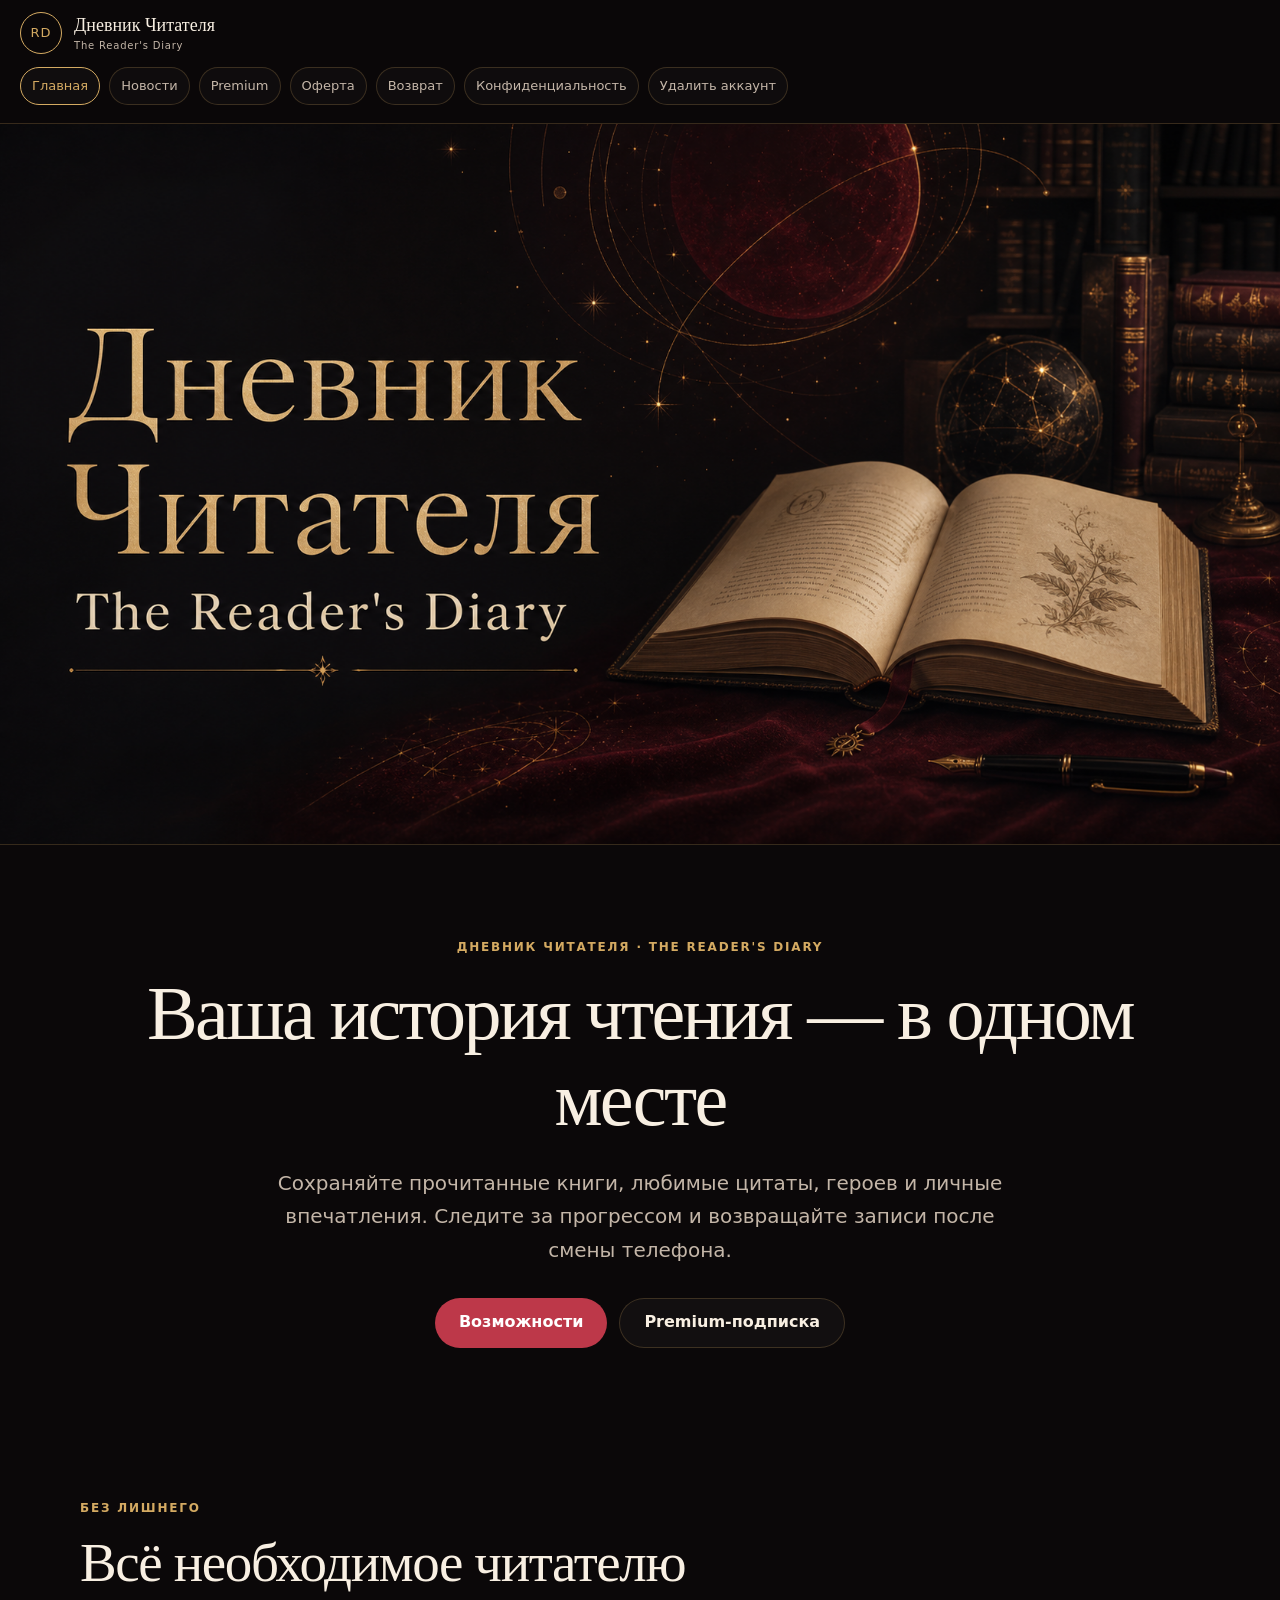
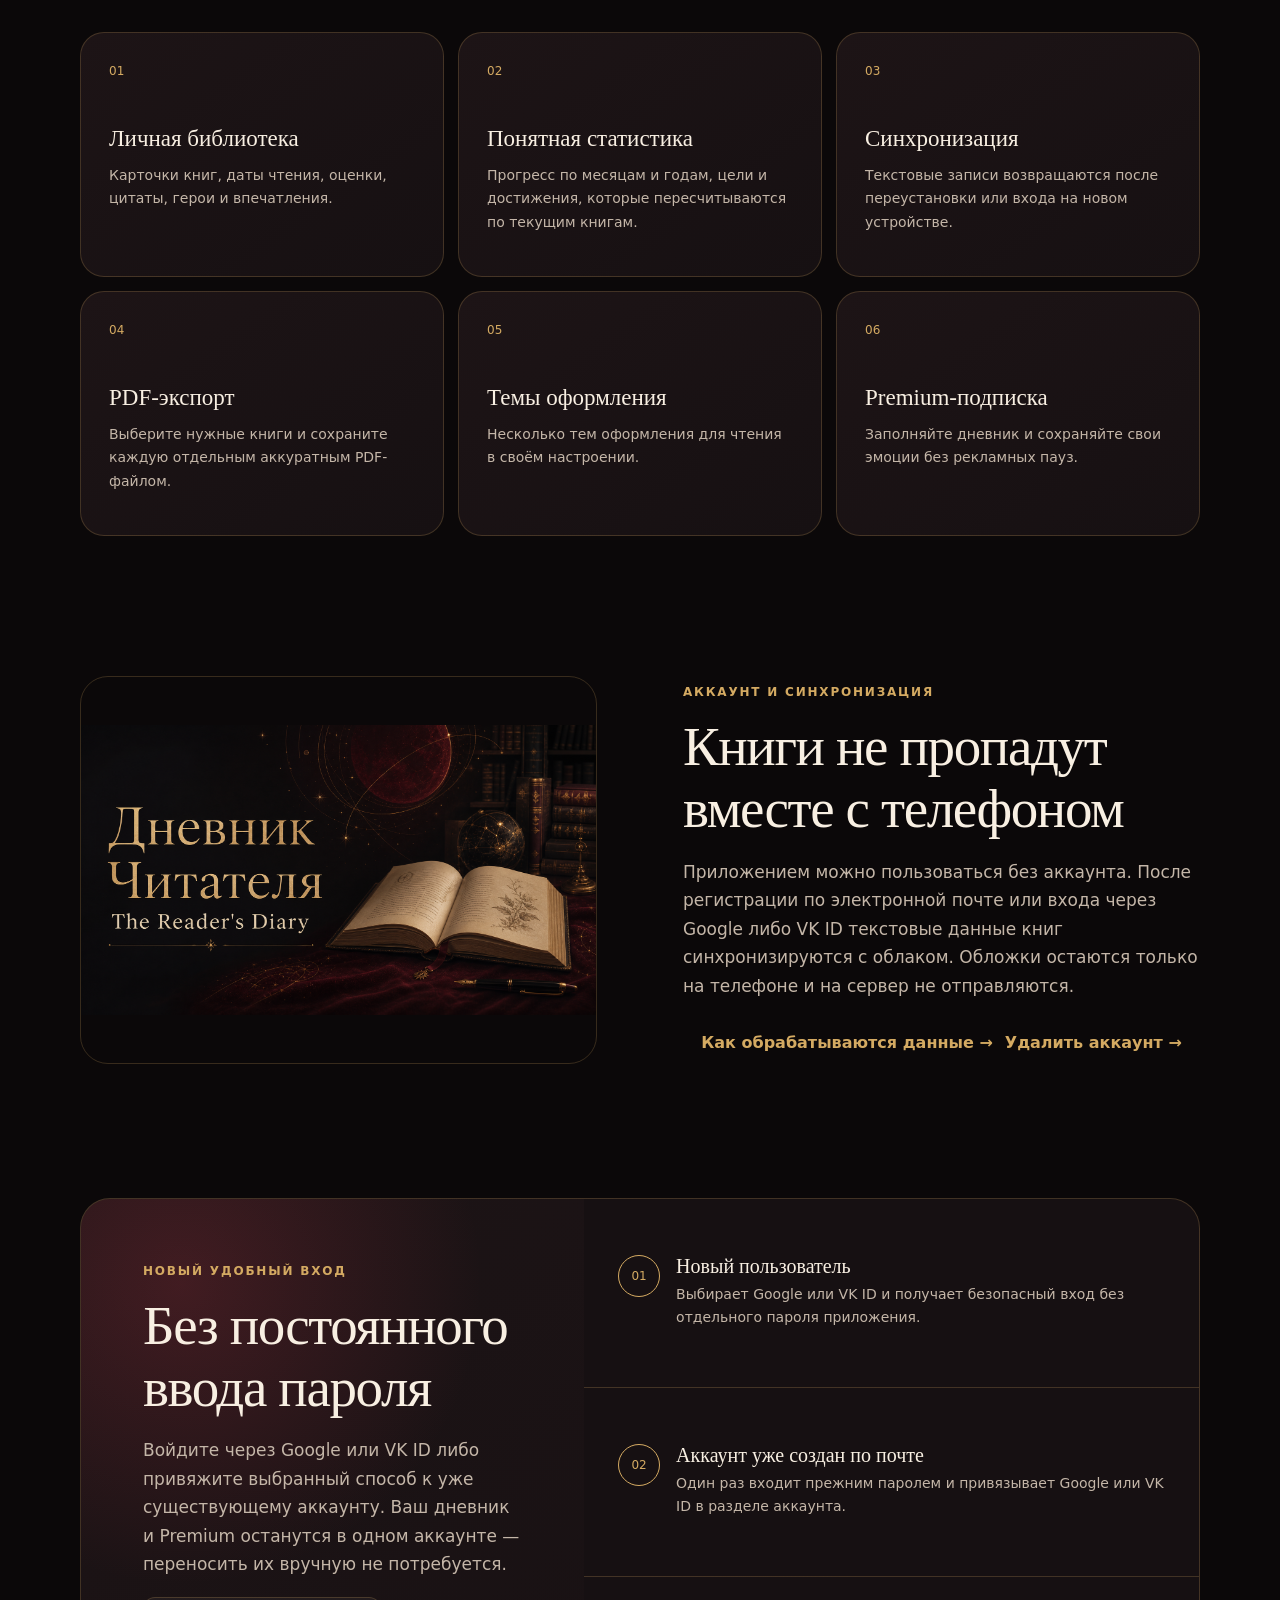
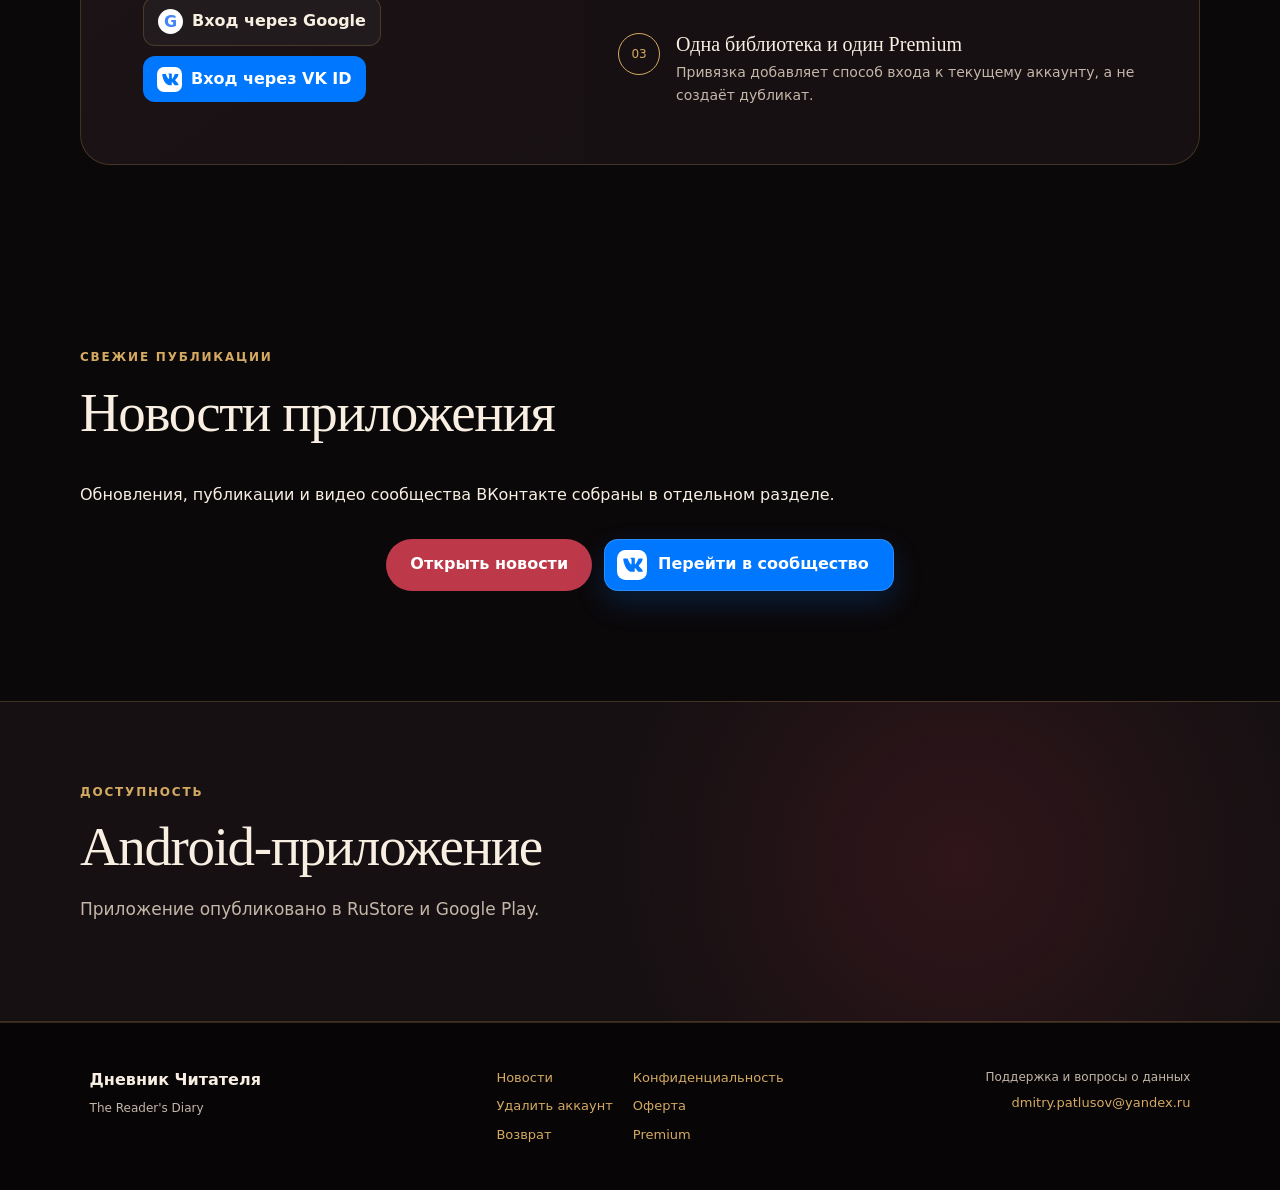
<file: index.html>
<!doctype html>
<html lang="ru">
<head>
  <meta charset="utf-8">
  <meta name="viewport" content="width=device-width,initial-scale=1">
  <title>Дневник Читателя — The Reader's Diary</title>
  <meta name="description" content="Личный дневник чтения: книги, цитаты, впечатления, статистика, облачная синхронизация и удобный вход через Google или VK ID.">
  <link rel="stylesheet" href="/styles.css">
</head>
<body>
  <header class="topbar"><a href="/" class="brand" aria-label="На главную"><span class="brandMark">RD</span><span><b>Дневник Читателя</b><small>The Reader's Diary</small></span></a><nav aria-label="Основная навигация"><a href="/" aria-current="page">Главная</a><a href="/news.html">Новости</a><a href="/premium.html">Premium</a><a href="/offer.html">Оферта</a><a href="/refunds.html">Возврат</a><a href="/privacy.html">Конфиденциальность</a><a href="/delete-account.html">Удалить аккаунт</a></nav></header>
  <main>
    <section class="homeHero"><img src="/og.png" alt="Дневник Читателя — книга в домашней библиотеке"></section>
    <section class="intro contentWidth"><p class="eyebrow">Дневник Читателя · The Reader's Diary</p><h1>Ваша история чтения — в одном месте</h1><p class="lead">Сохраняйте прочитанные книги, любимые цитаты, героев и личные впечатления. Следите за прогрессом и возвращайте записи после смены телефона.</p><div class="buttonRow"><a class="primaryButton" href="#possibilities">Возможности</a><a href="/premium.html" class="secondaryButton">Premium-подписка</a></div></section>
    <section class="featureSection contentWidth" id="possibilities"><div class="sectionHeading"><p class="eyebrow">Без лишнего</p><h2>Всё необходимое читателю</h2></div><div class="featureGrid"><article class="featureCard"><span>01</span><h3>Личная библиотека</h3><p>Карточки книг, даты чтения, оценки, цитаты, герои и впечатления.</p></article><article class="featureCard"><span>02</span><h3>Понятная статистика</h3><p>Прогресс по месяцам и годам, цели и достижения, которые пересчитываются по текущим книгам.</p></article><article class="featureCard"><span>03</span><h3>Синхронизация</h3><p>Текстовые записи возвращаются после переустановки или входа на новом устройстве.</p></article><article class="featureCard"><span>04</span><h3>PDF-экспорт</h3><p>Выберите нужные книги и сохраните каждую отдельным аккуратным PDF-файлом.</p></article><article class="featureCard"><span>05</span><h3>Темы оформления</h3><p>Несколько тем оформления для чтения в своём настроении.</p></article><article class="featureCard"><span>06</span><h3>Premium-подписка</h3><p>Заполняйте дневник и сохраняйте свои эмоции без рекламных пауз.</p></article></div></section>
    <section class="syncSection contentWidth"><div class="visualCrop"><img src="/og.png" alt=""></div><div><p class="eyebrow">Аккаунт и синхронизация</p><h2>Книги не пропадут вместе с телефоном</h2><p>Приложением можно пользоваться без аккаунта. После регистрации по электронной почте или входа через Google либо VK ID текстовые данные книг синхронизируются с облаком. Обложки остаются только на телефоне и на сервер не отправляются.</p><div class="buttonRow"><a href="/privacy.html" class="textLink">Как обрабатываются данные →</a><a href="/delete-account.html" class="textLink">Удалить аккаунт →</a></div></div></section>
    <section class="authStory contentWidth" id="account-sign-in"><div class="authStoryPanel"><div class="authStoryIntro"><p class="eyebrow">Новый удобный вход</p><h2>Без постоянного ввода пароля</h2><p>Войдите через Google или VK ID либо привяжите выбранный способ к уже существующему аккаунту. Ваш дневник и Premium останутся в одном аккаунте — переносить их вручную не потребуется.</p><div class="authProviderBadges"><div class="googleBadge"><span>G</span>Вход через Google</div><div class="vkBadge"><img src="/vk-logo.svg" alt="" aria-hidden="true">Вход через VK ID</div></div></div><div class="authStorySteps"><article class="authStoryStep"><span>01</span><div><h3>Новый пользователь</h3><p>Выбирает Google или VK ID и получает безопасный вход без отдельного пароля приложения.</p></div></article><article class="authStoryStep"><span>02</span><div><h3>Аккаунт уже создан по почте</h3><p>Один раз входит прежним паролем и привязывает Google или VK ID в разделе аккаунта.</p></div></article><article class="authStoryStep"><span>03</span><div><h3>Одна библиотека и один Premium</h3><p>Привязка добавляет способ входа к текущему аккаунту, а не создаёт дубликат.</p></div></article></div></div></section>
    <section class="featureSection contentWidth"><div class="sectionHeading"><p class="eyebrow">Свежие публикации</p><h2>Новости приложения</h2></div><p>Обновления, публикации и видео сообщества ВКонтакте собраны в отдельном разделе.</p><div class="buttonRow"><a class="primaryButton" href="/news.html">Открыть новости</a><a class="vkCommunityButton" href="https://vk.ru/club240924894" target="_blank" rel="noopener"><img src="/vk-logo.svg" alt="" aria-hidden="true">Перейти в сообщество</a></div></section>
    <section class="storeSection"><div class="contentWidth"><p class="eyebrow">Доступность</p><h2>Android-приложение</h2><p>Приложение опубликовано в RuStore и Google Play.</p></div></section>
  </main>
  <footer><div><b>Дневник Читателя</b><span>The Reader's Diary</span></div><div class="footerLinks"><a href="/news.html">Новости</a><a href="/privacy.html">Конфиденциальность</a><a href="/delete-account.html">Удалить аккаунт</a><a href="/offer.html">Оферта</a><a href="/refunds.html">Возврат</a><a href="/premium.html">Premium</a></div><div><span>Поддержка и вопросы о данных</span><a href="mailto:dmitry.patlusov@yandex.ru">dmitry.patlusov@yandex.ru</a></div></footer>
</body>
</html>
</file>
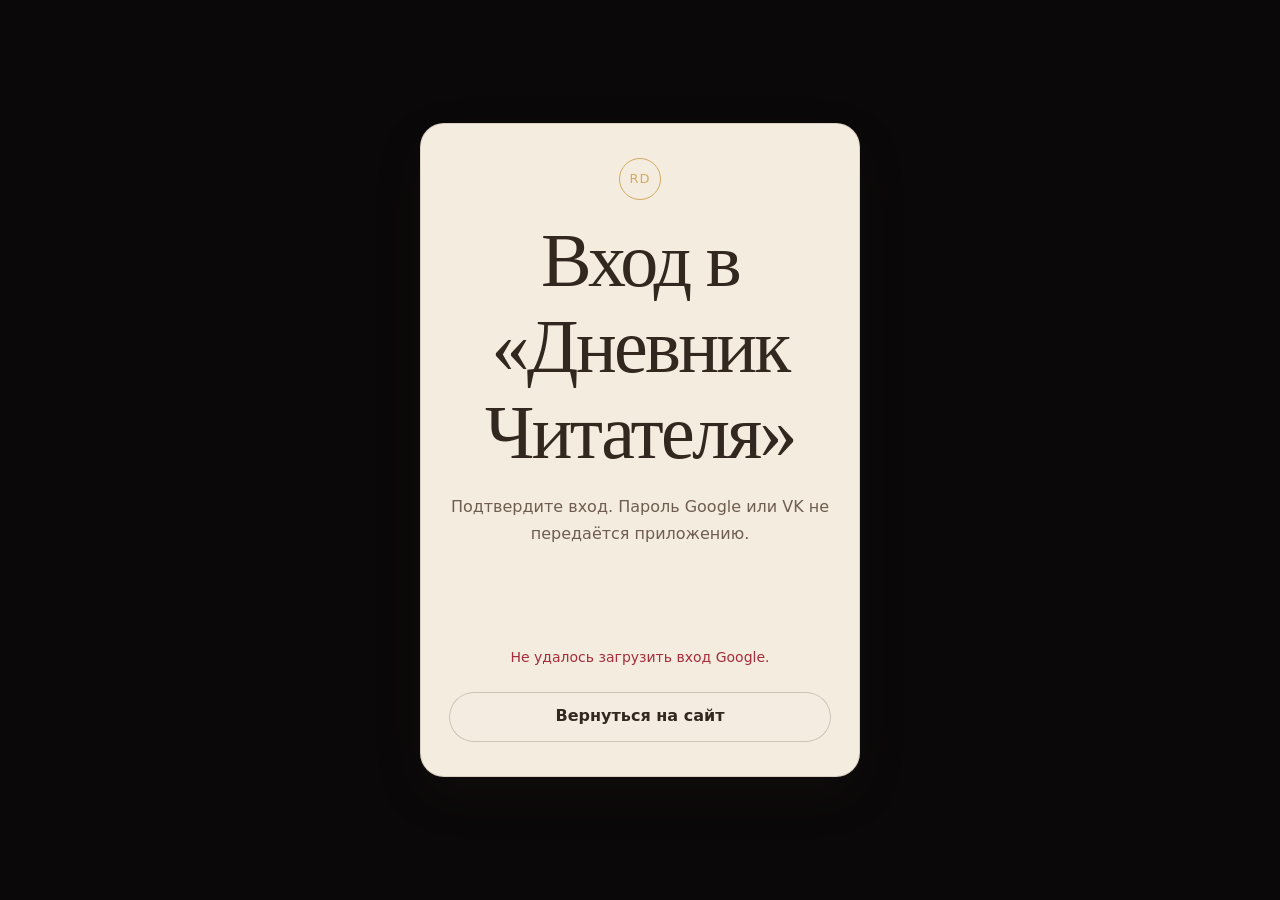
<file: app-auth.html>
<!doctype html>
<html lang="ru">
<head>
  <meta charset="utf-8">
  <meta name="viewport" content="width=device-width, initial-scale=1">
  <link rel="stylesheet" href="/styles.css">
  <title>Вход в приложение — Дневник Читателя</title>
</head>
<body>
  <main class="appAuthPage">
    <section class="appAuthCard">
      <span class="brandMark">RD</span>
      <h1>Вход в «Дневник Читателя»</h1>
      <p id="appAuthLead">Подтвердите вход. Пароль Google или VK не передаётся приложению.</p>
      <div id="appGoogleButton" class="googleAuthButton"></div>
      <button id="appVkButton" class="vkAuthButton" type="button" hidden><span class="vkAuthMark">VK</span><span>Продолжить с VK ID</span></button>
      <div id="appAuthState" class="paymentState" role="status" aria-live="polite">Загрузка безопасного входа…</div>
      <a href="/premium.html" class="secondaryButton">Вернуться на сайт</a>
    </section>
  </main>
  <script src="/social-auth-config.js"></script>
  <script src="/app-auth.js" defer></script>
</body>
</html>
</file>
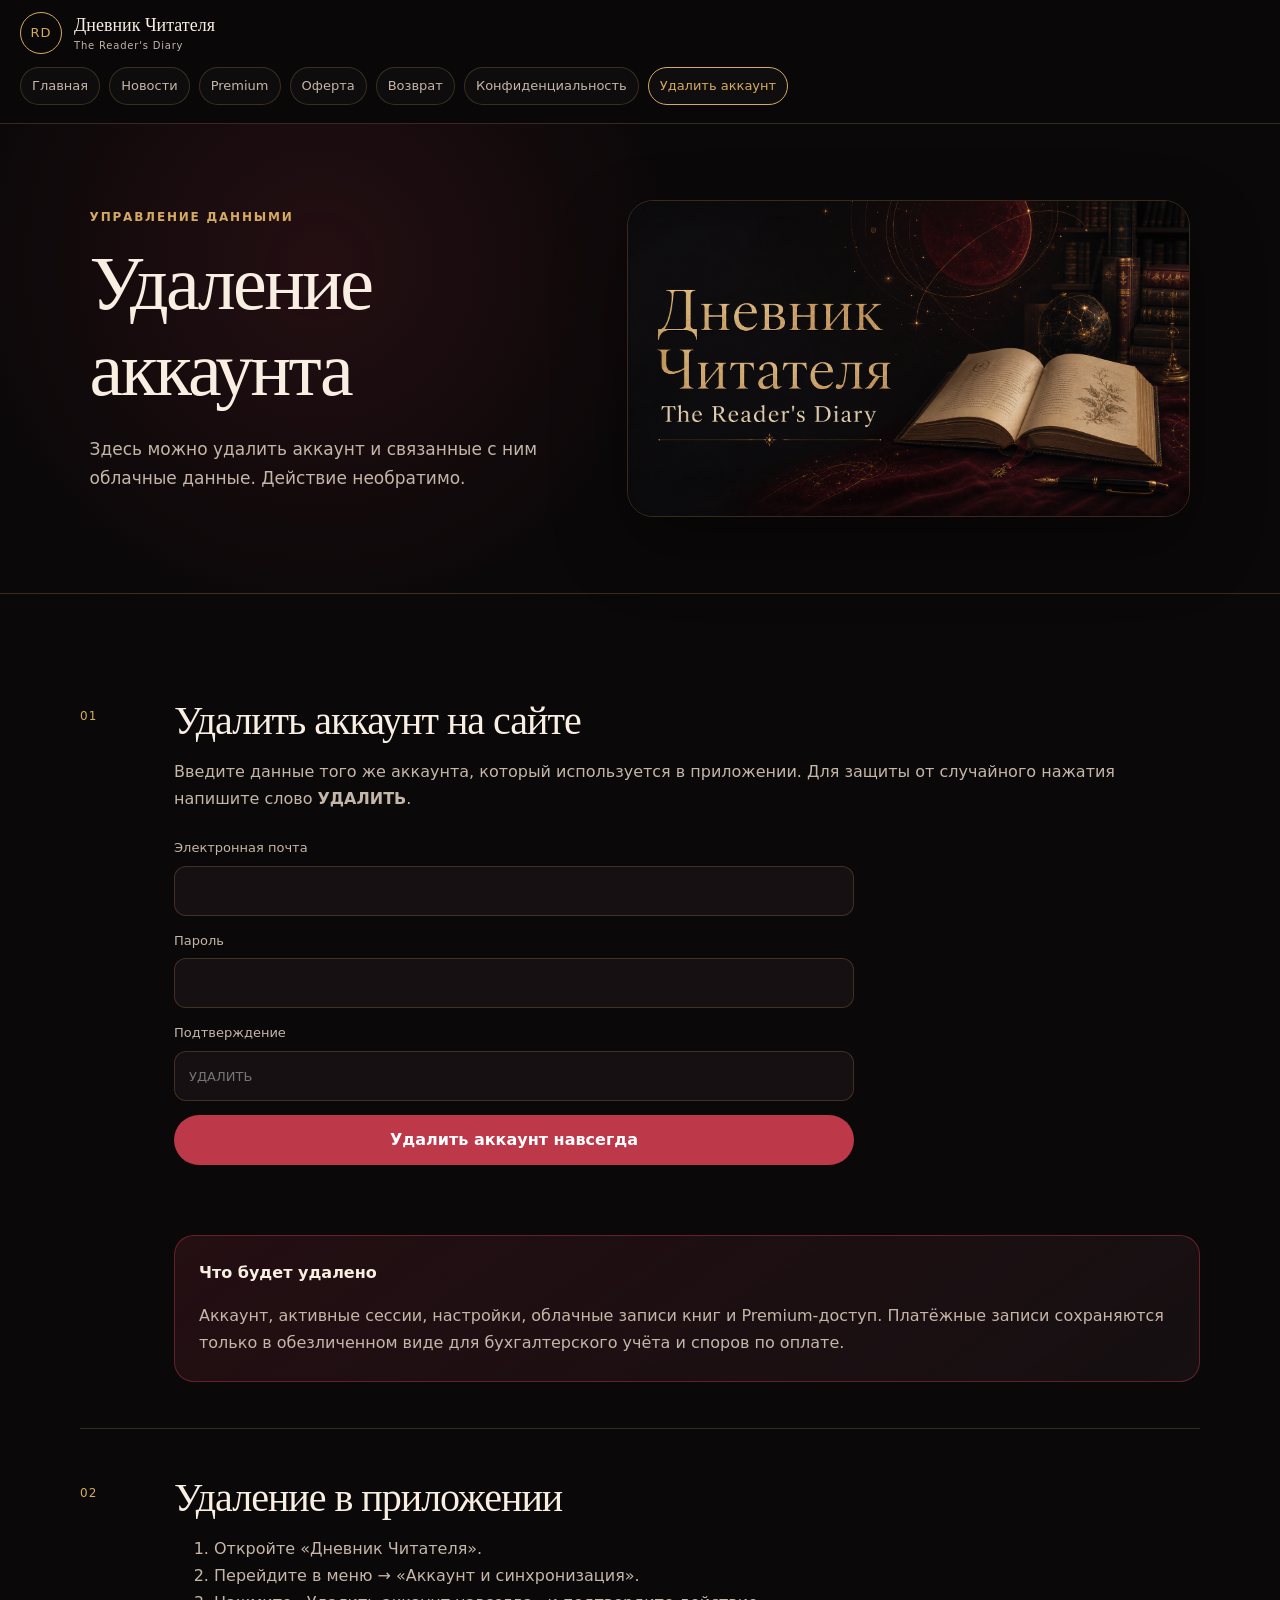
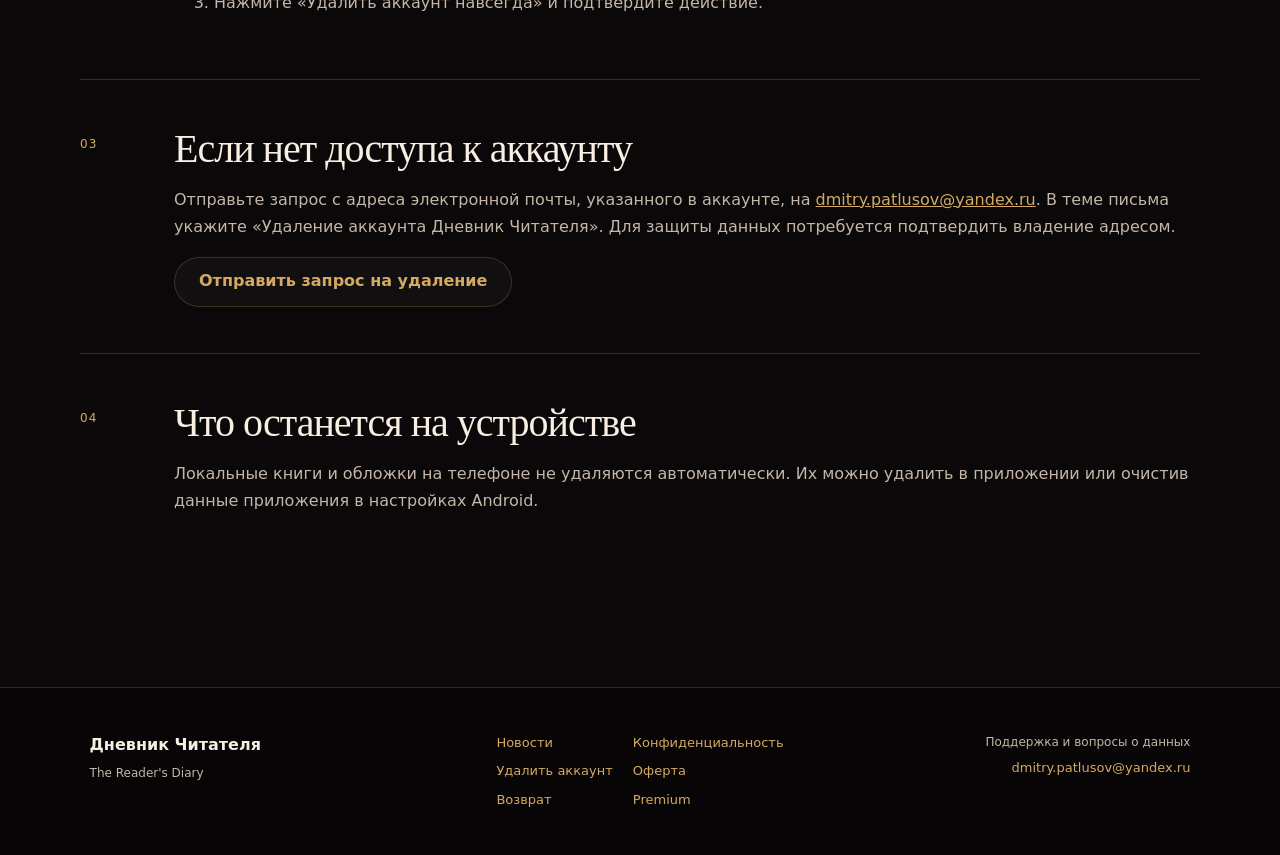
<file: delete-account.html>
<!doctype html>
<html lang="ru">
<head>
  <meta charset="utf-8">
  <meta name="viewport" content="width=device-width,initial-scale=1">
  <title>Удаление аккаунта — Дневник Читателя</title>
  <meta name="description" content="Удаление аккаунта и связанных облачных данных приложения Дневник Читателя.">
  <link rel="stylesheet" href="/styles.css">
</head>
<body>
  <header class="topbar"><a href="/" class="brand" aria-label="На главную"><span class="brandMark">RD</span><span><b>Дневник Читателя</b><small>The Reader's Diary</small></span></a><nav aria-label="Основная навигация"><a href="/">Главная</a><a href="/news.html">Новости</a><a href="/premium.html">Premium</a><a href="/offer.html">Оферта</a><a href="/refunds.html">Возврат</a><a href="/privacy.html">Конфиденциальность</a><a href="/delete-account.html" aria-current="page">Удалить аккаунт</a></nav></header>
  <main>
    <section class="pageHero"><div><p class="eyebrow">Управление данными</p><h1>Удаление аккаунта</h1><p>Здесь можно удалить аккаунт и связанные с ним облачные данные. Действие необратимо.</p></div><div class="pageHeroImage"><img src="/og.png" alt="Открытая книга в библиотеке"></div></section>
    <article class="document contentWidth">
      <section><span class="sectionNumber">01</span><div><h2>Удалить аккаунт на сайте</h2><p>Введите данные того же аккаунта, который используется в приложении. Для защиты от случайного нажатия напишите слово <b>УДАЛИТЬ</b>.</p><form id="deleteAccountForm" class="deleteAccountForm"><label>Электронная почта<input id="deleteEmail" name="email" type="email" autocomplete="email" required></label><label>Пароль<input id="deletePassword" name="password" type="password" autocomplete="current-password" required></label><label>Подтверждение<input id="deleteConfirmation" name="confirmation" type="text" autocomplete="off" placeholder="УДАЛИТЬ" required></label><button class="dangerButton" type="submit">Удалить аккаунт навсегда</button></form><p id="deleteAccountState" class="paymentState" role="status" aria-live="polite"></p><aside class="danger"><b>Что будет удалено</b><p>Аккаунт, активные сессии, настройки, облачные записи книг и Premium-доступ. Платёжные записи сохраняются только в обезличенном виде для бухгалтерского учёта и споров по оплате.</p></aside></div></section>
      <section><span class="sectionNumber">02</span><div><h2>Удаление в приложении</h2><ol><li>Откройте «Дневник Читателя».</li><li>Перейдите в меню → «Аккаунт и синхронизация».</li><li>Нажмите «Удалить аккаунт навсегда» и подтвердите действие.</li></ol></div></section>
      <section><span class="sectionNumber">03</span><div><h2>Если нет доступа к аккаунту</h2><p>Отправьте запрос с адреса электронной почты, указанного в аккаунте, на <a href="mailto:dmitry.patlusov@yandex.ru?subject=Удаление%20аккаунта%20Дневник%20Читателя">dmitry.patlusov@yandex.ru</a>. В теме письма укажите «Удаление аккаунта Дневник Читателя». Для защиты данных потребуется подтвердить владение адресом.</p><a class="secondaryButton" href="mailto:dmitry.patlusov@yandex.ru?subject=Удаление%20аккаунта%20Дневник%20Читателя">Отправить запрос на удаление</a></div></section>
      <section><span class="sectionNumber">04</span><div><h2>Что останется на устройстве</h2><p>Локальные книги и обложки на телефоне не удаляются автоматически. Их можно удалить в приложении или очистив данные приложения в настройках Android.</p></div></section>
    </article>
  </main>
  <footer><div><b>Дневник Читателя</b><span>The Reader's Diary</span></div><div class="footerLinks"><a href="/news.html">Новости</a><a href="/privacy.html">Конфиденциальность</a><a href="/delete-account.html">Удалить аккаунт</a><a href="/offer.html">Оферта</a><a href="/refunds.html">Возврат</a><a href="/premium.html">Premium</a></div><div><span>Поддержка и вопросы о данных</span><a href="mailto:dmitry.patlusov@yandex.ru">dmitry.patlusov@yandex.ru</a></div></footer>
  <script src="/delete-account.js" defer></script>
</body>
</html>
</file>
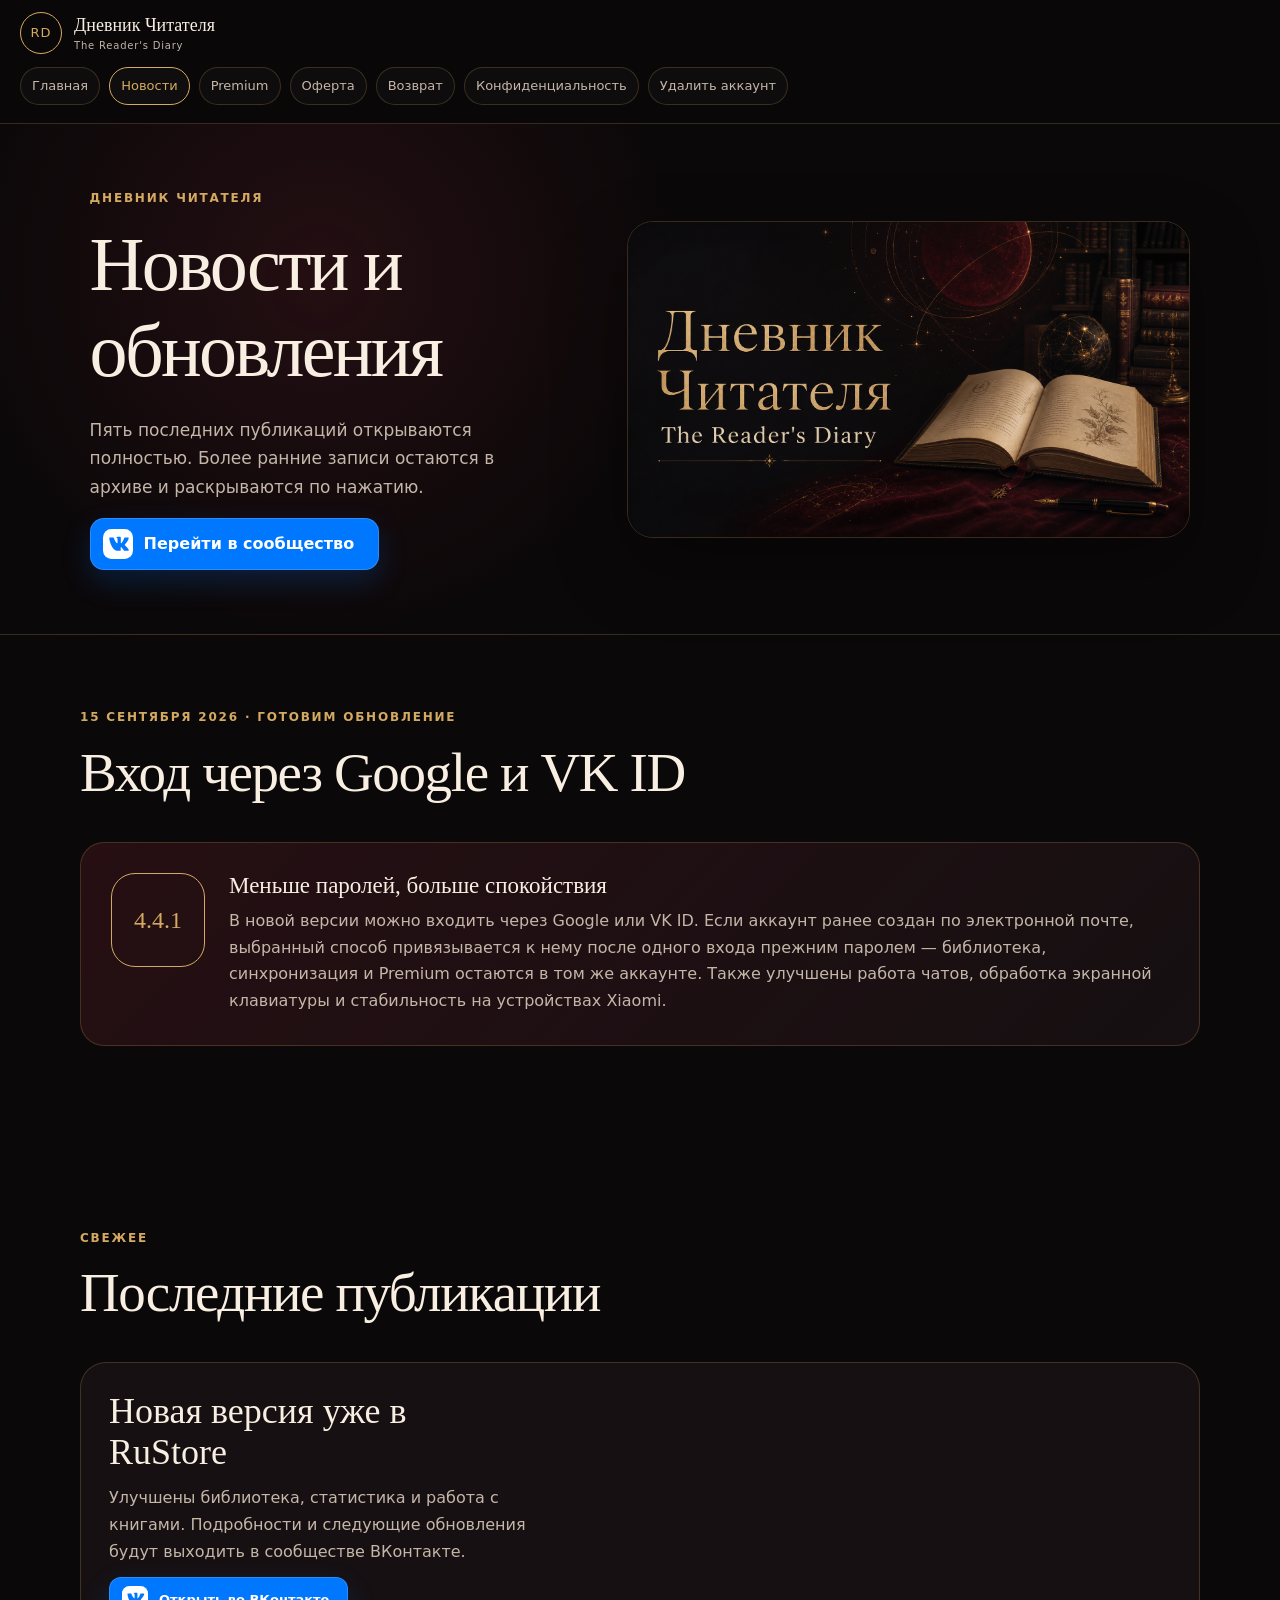
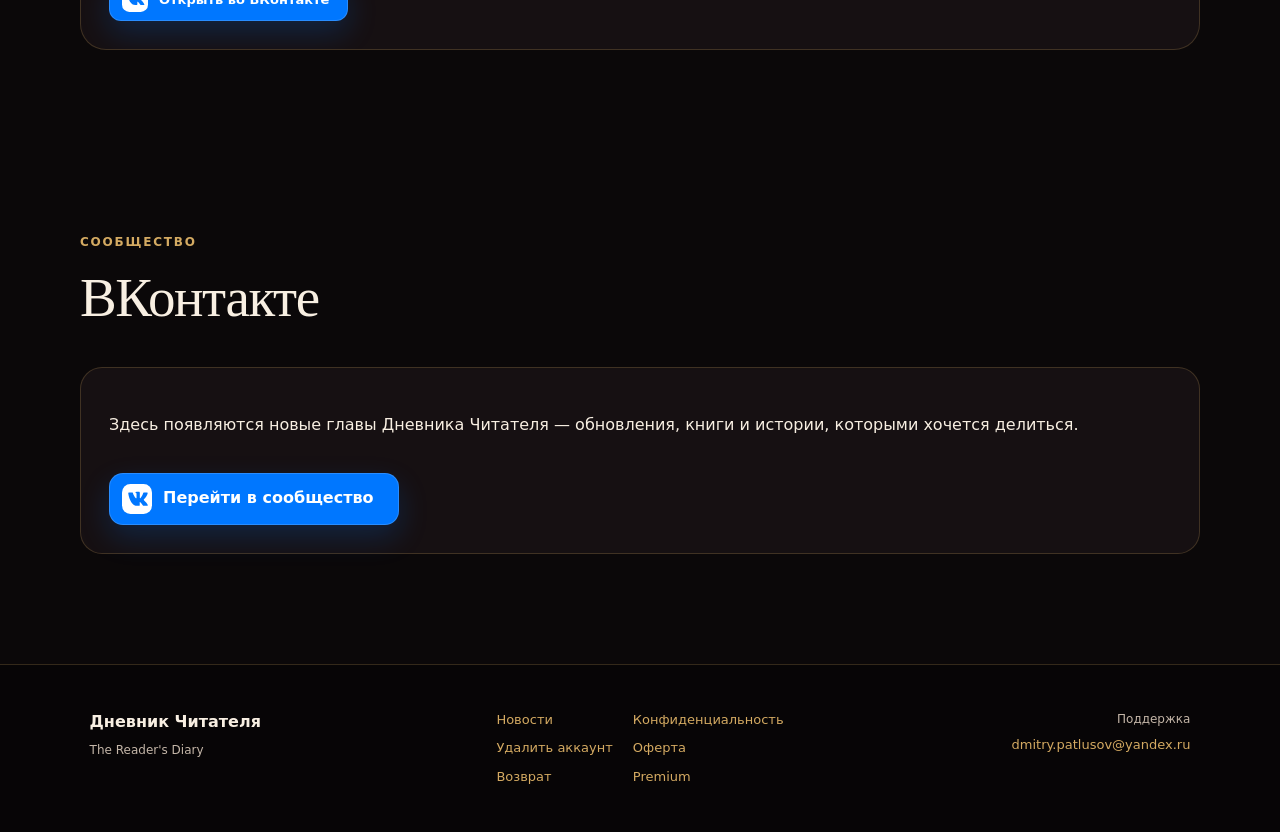
<file: news.html>
<!doctype html>
<html lang="ru">
<head>
  <meta charset="utf-8">
  <meta name="viewport" content="width=device-width,initial-scale=1">
  <title>Новости — Дневник Читателя</title>
  <meta name="description" content="Новости и обновления приложения Дневник Читателя, включая новый вход через Google и VK ID.">
  <link rel="stylesheet" href="/styles.css">
</head>
<body>
  <header class="topbar"><a href="/" class="brand" aria-label="На главную"><span class="brandMark">RD</span><span><b>Дневник Читателя</b><small>The Reader's Diary</small></span></a><nav aria-label="Основная навигация"><a href="/">Главная</a><a href="/news.html" aria-current="page">Новости</a><a href="/premium.html">Premium</a><a href="/offer.html">Оферта</a><a href="/refunds.html">Возврат</a><a href="/privacy.html">Конфиденциальность</a><a href="/delete-account.html">Удалить аккаунт</a></nav></header>
  <main>
    <section class="pageHero"><div><p class="eyebrow">Дневник Читателя</p><h1>Новости и обновления</h1><p>Пять последних публикаций открываются полностью. Более ранние записи остаются в архиве и раскрываются по нажатию.</p><a class="vkCommunityButton" href="https://vk.ru/club240924894" target="_blank" rel="noopener"><img src="/vk-logo.svg" alt="" aria-hidden="true">Перейти в сообщество</a></div><div class="pageHeroImage"><img src="/og.png" alt="Открытая книга в библиотеке"></div></section>
    <section class="featureSection contentWidth"><div class="sectionHeading"><p class="eyebrow">15 сентября 2026 · Готовим обновление</p><h2>Вход через Google и VK ID</h2></div><article class="releaseSpotlight"><div class="releaseBadge">4.4.1</div><div><h3>Меньше паролей, больше спокойствия</h3><p>В новой версии можно входить через Google или VK ID. Если аккаунт ранее создан по электронной почте, выбранный способ привязывается к нему после одного входа прежним паролем — библиотека, синхронизация и Premium остаются в том же аккаунте. Также улучшены работа чатов, обработка экранной клавиатуры и стабильность на устройствах Xiaomi.</p></div></article></section>
    <section class="featureSection contentWidth"><div class="sectionHeading"><p class="eyebrow">Свежее</p><h2>Последние публикации</h2></div><div id="news-feed" class="newsFeed" aria-live="polite"><p>Загружаем публикации ВКонтакте…</p></div></section>
    <section id="news-archive-section" class="featureSection contentWidth" hidden><div class="sectionHeading"><p class="eyebrow">Архив</p><h2>Ранее опубликованное</h2></div><div id="news-archive" class="newsArchive"></div></section>
    <section class="featureSection contentWidth"><div class="sectionHeading"><p class="eyebrow">Сообщество</p><h2>ВКонтакте</h2></div><div class="vkNews"><p>Здесь появляются новые главы Дневника Читателя — обновления, книги и истории, которыми хочется делиться.</p><a class="vkCommunityButton" href="https://vk.ru/club240924894" target="_blank" rel="noopener"><img src="/vk-logo.svg" alt="" aria-hidden="true">Перейти в сообщество</a></div></section>
  </main>
  <footer><div><b>Дневник Читателя</b><span>The Reader's Diary</span></div><div class="footerLinks"><a href="/news.html">Новости</a><a href="/privacy.html">Конфиденциальность</a><a href="/delete-account.html">Удалить аккаунт</a><a href="/offer.html">Оферта</a><a href="/refunds.html">Возврат</a><a href="/premium.html">Premium</a></div><div><span>Поддержка</span><a href="mailto:dmitry.patlusov@yandex.ru">dmitry.patlusov@yandex.ru</a></div></footer>
  <script src="/news.js" defer></script>
</body>
</html>
</file>
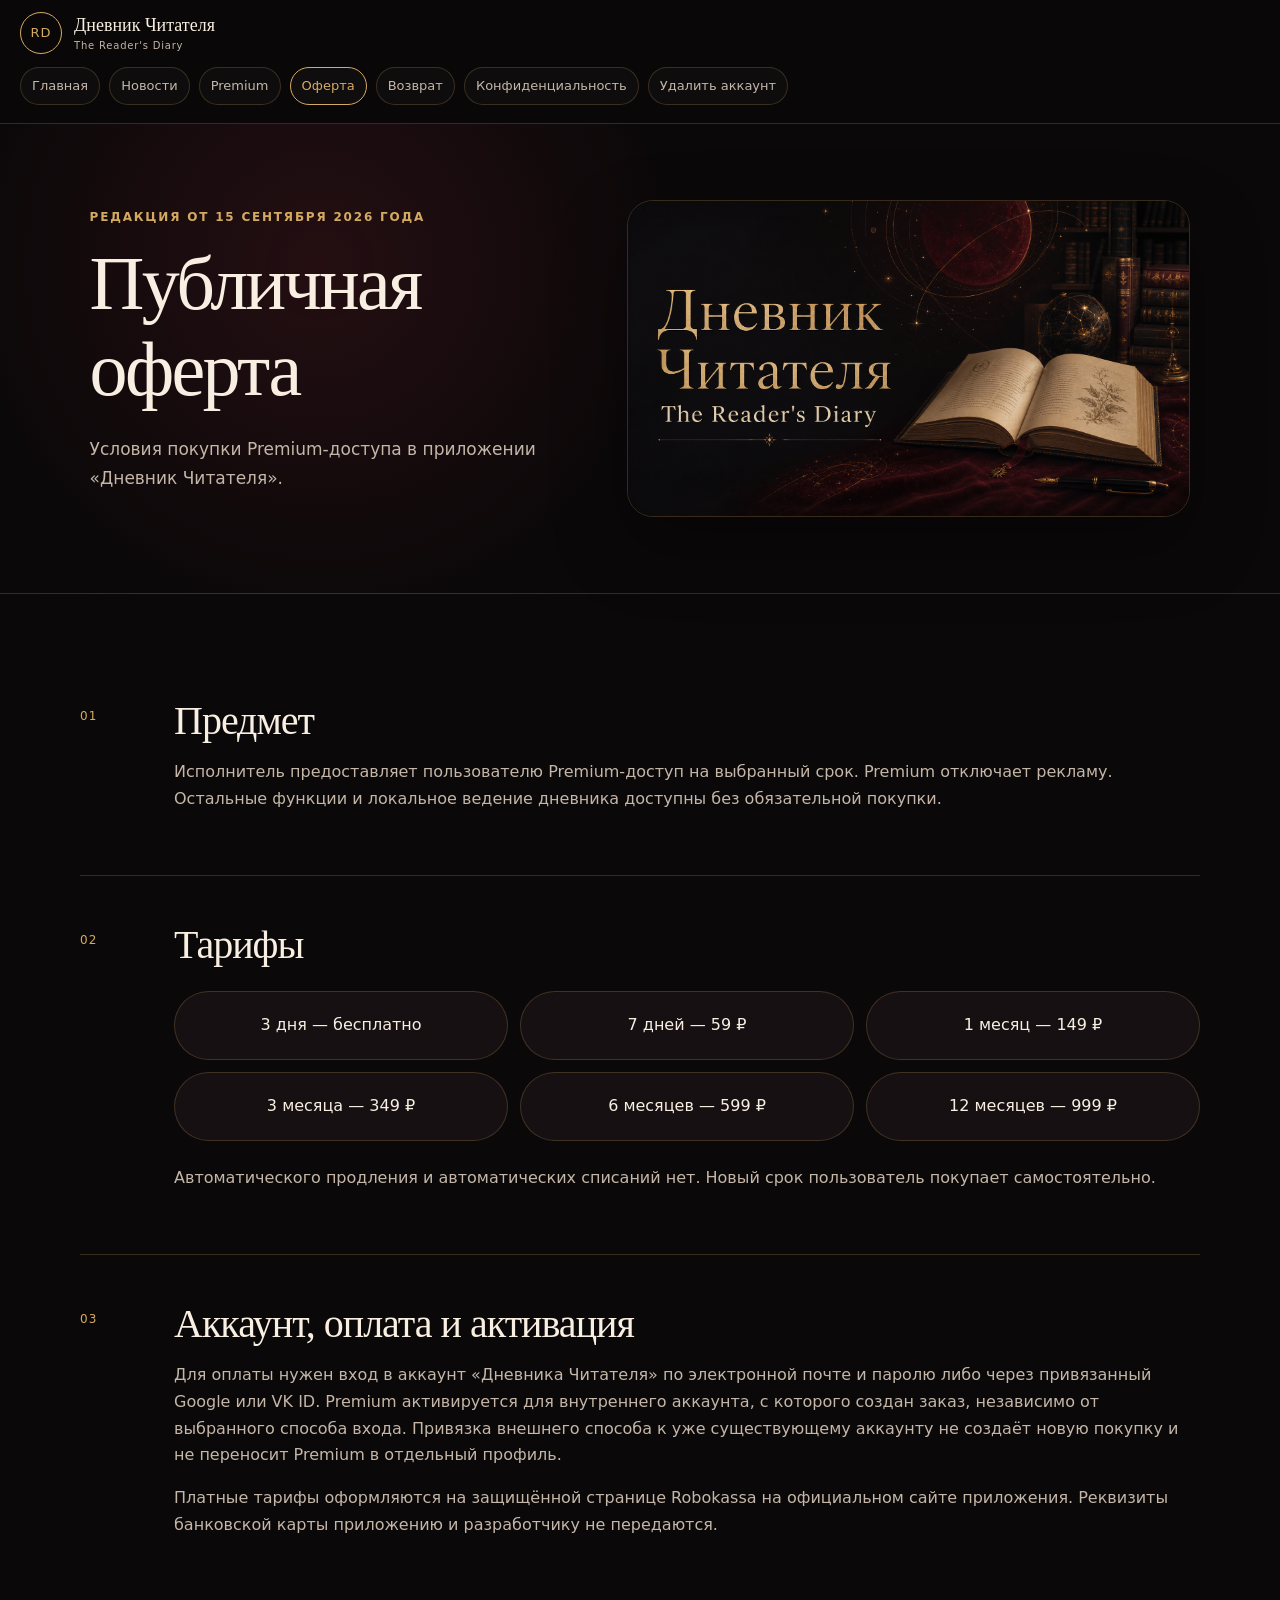
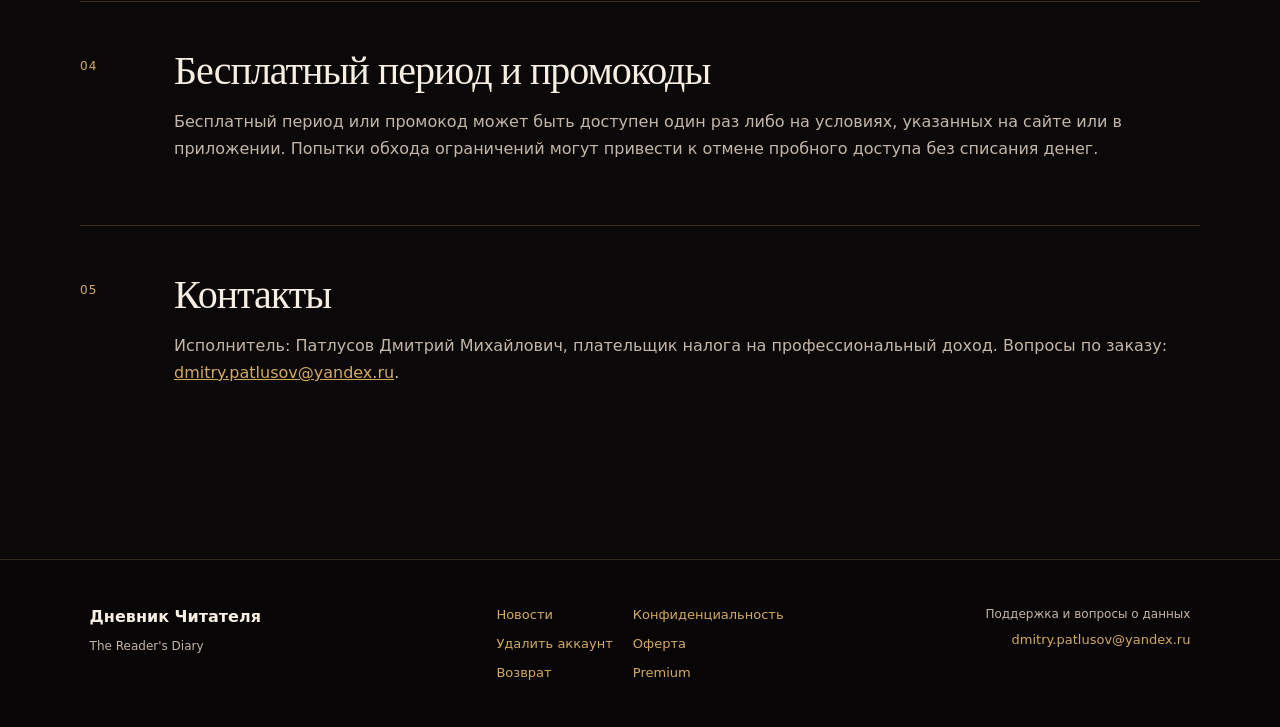
<file: offer.html>
<!doctype html>
<html lang="ru">
<head>
  <meta charset="utf-8">
  <meta name="viewport" content="width=device-width,initial-scale=1">
  <title>Оферта — Дневник Читателя</title>
  <meta name="description" content="Условия покупки Premium-доступа в приложении Дневник Читателя.">
  <link rel="stylesheet" href="/styles.css">
</head>
<body>
  <header class="topbar"><a href="/" class="brand" aria-label="На главную"><span class="brandMark">RD</span><span><b>Дневник Читателя</b><small>The Reader's Diary</small></span></a><nav aria-label="Основная навигация"><a href="/">Главная</a><a href="/news.html">Новости</a><a href="/premium.html">Premium</a><a href="/offer.html" aria-current="page">Оферта</a><a href="/refunds.html">Возврат</a><a href="/privacy.html">Конфиденциальность</a><a href="/delete-account.html">Удалить аккаунт</a></nav></header>
  <main>
    <section class="pageHero"><div><p class="eyebrow">Редакция от 15 сентября 2026 года</p><h1>Публичная оферта</h1><p>Условия покупки Premium-доступа в приложении «Дневник Читателя».</p></div><div class="pageHeroImage"><img src="/og.png" alt="Открытая книга в библиотеке"></div></section>
    <article class="document contentWidth">
      <section><span class="sectionNumber">01</span><div><h2>Предмет</h2><p>Исполнитель предоставляет пользователю Premium-доступ на выбранный срок. Premium отключает рекламу. Остальные функции и локальное ведение дневника доступны без обязательной покупки.</p></div></section>
      <section><span class="sectionNumber">02</span><div><h2>Тарифы</h2><div class="tariffGrid"><div>3 дня — бесплатно</div><div>7 дней — 59 ₽</div><div>1 месяц — 149 ₽</div><div>3 месяца — 349 ₽</div><div>6 месяцев — 599 ₽</div><div>12 месяцев — 999 ₽</div></div><p>Автоматического продления и автоматических списаний нет. Новый срок пользователь покупает самостоятельно.</p></div></section>
      <section><span class="sectionNumber">03</span><div><h2>Аккаунт, оплата и активация</h2><p>Для оплаты нужен вход в аккаунт «Дневника Читателя» по электронной почте и паролю либо через привязанный Google или VK ID. Premium активируется для внутреннего аккаунта, с которого создан заказ, независимо от выбранного способа входа. Привязка внешнего способа к уже существующему аккаунту не создаёт новую покупку и не переносит Premium в отдельный профиль.</p><p>Платные тарифы оформляются на защищённой странице Robokassa на официальном сайте приложения. Реквизиты банковской карты приложению и разработчику не передаются.</p></div></section>
      <section><span class="sectionNumber">04</span><div><h2>Бесплатный период и промокоды</h2><p>Бесплатный период или промокод может быть доступен один раз либо на условиях, указанных на сайте или в приложении. Попытки обхода ограничений могут привести к отмене пробного доступа без списания денег.</p></div></section>
      <section><span class="sectionNumber">05</span><div><h2>Контакты</h2><p>Исполнитель: Патлусов Дмитрий Михайлович, плательщик налога на профессиональный доход. Вопросы по заказу: <a href="mailto:dmitry.patlusov@yandex.ru">dmitry.patlusov@yandex.ru</a>.</p></div></section>
    </article>
  </main>
  <footer><div><b>Дневник Читателя</b><span>The Reader's Diary</span></div><div class="footerLinks"><a href="/news.html">Новости</a><a href="/privacy.html">Конфиденциальность</a><a href="/delete-account.html">Удалить аккаунт</a><a href="/offer.html">Оферта</a><a href="/refunds.html">Возврат</a><a href="/premium.html">Premium</a></div><div><span>Поддержка и вопросы о данных</span><a href="mailto:dmitry.patlusov@yandex.ru">dmitry.patlusov@yandex.ru</a></div></footer>
</body>
</html>
</file>
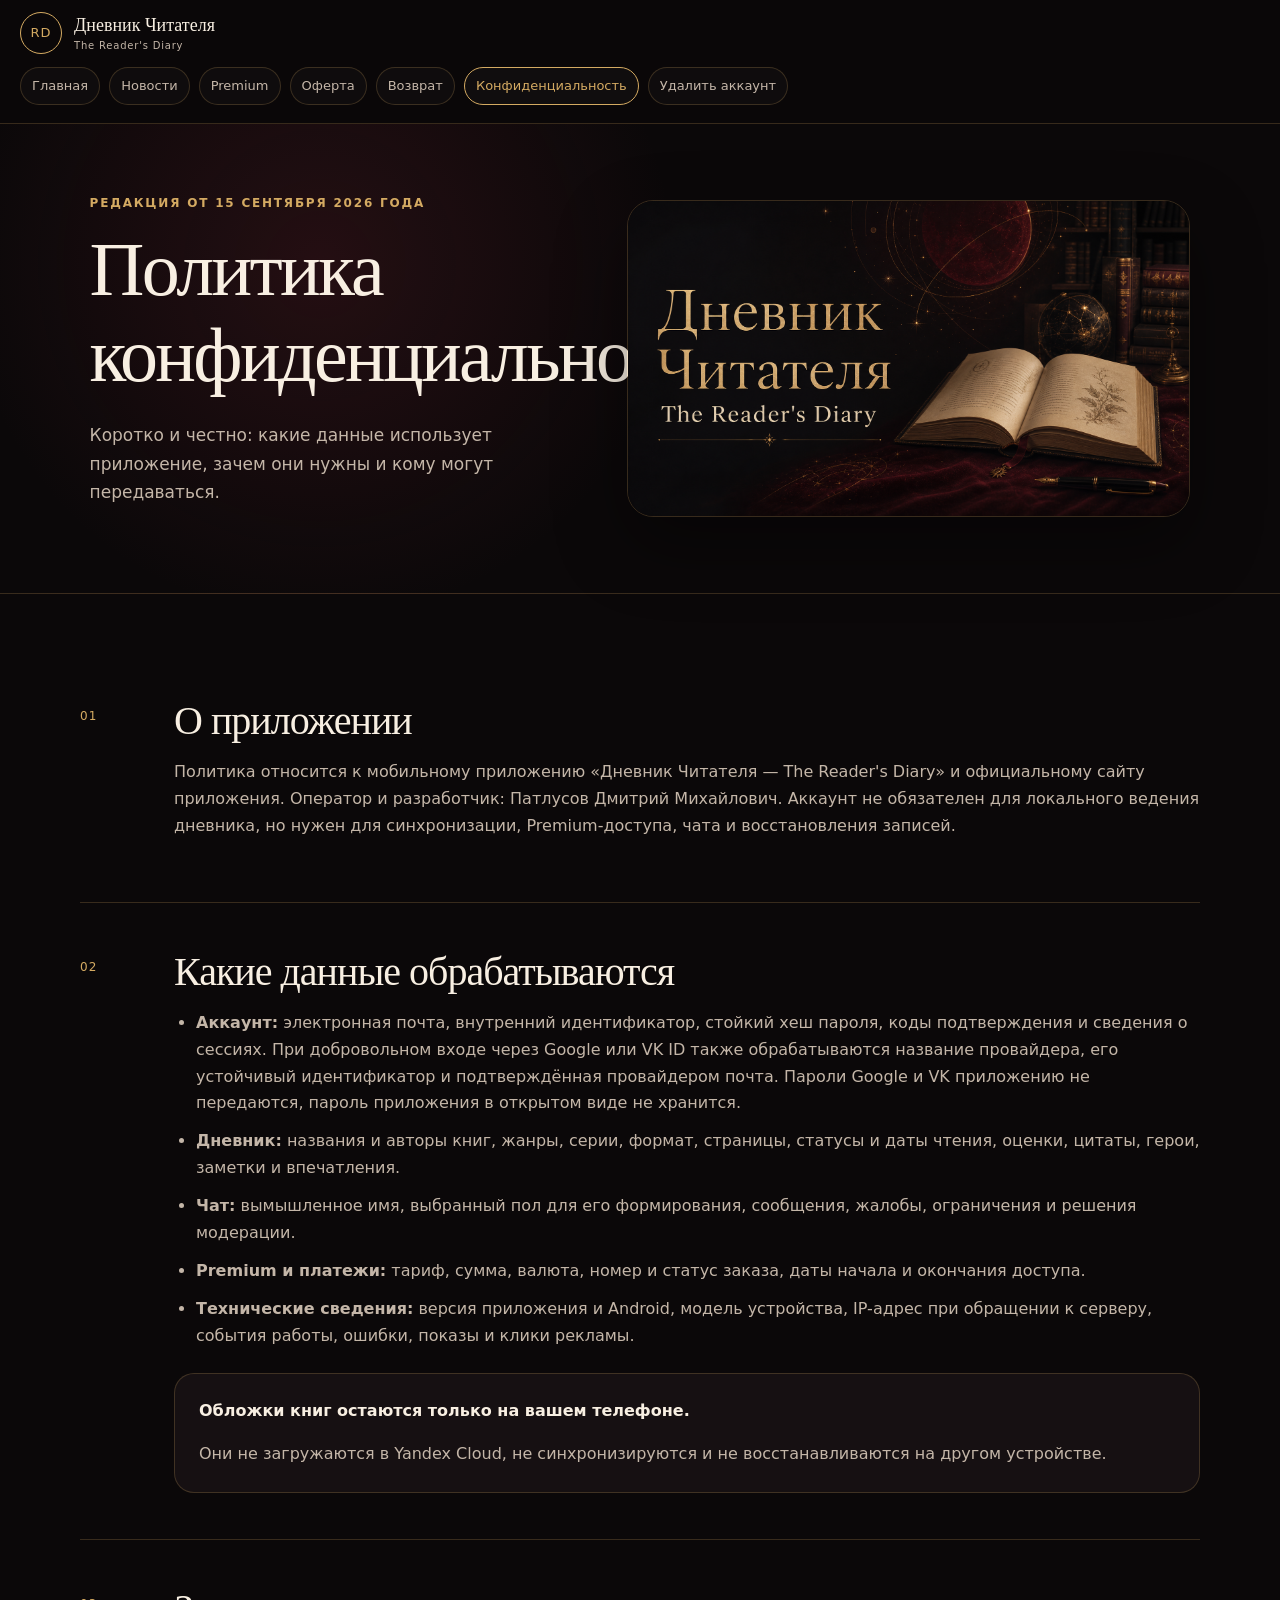
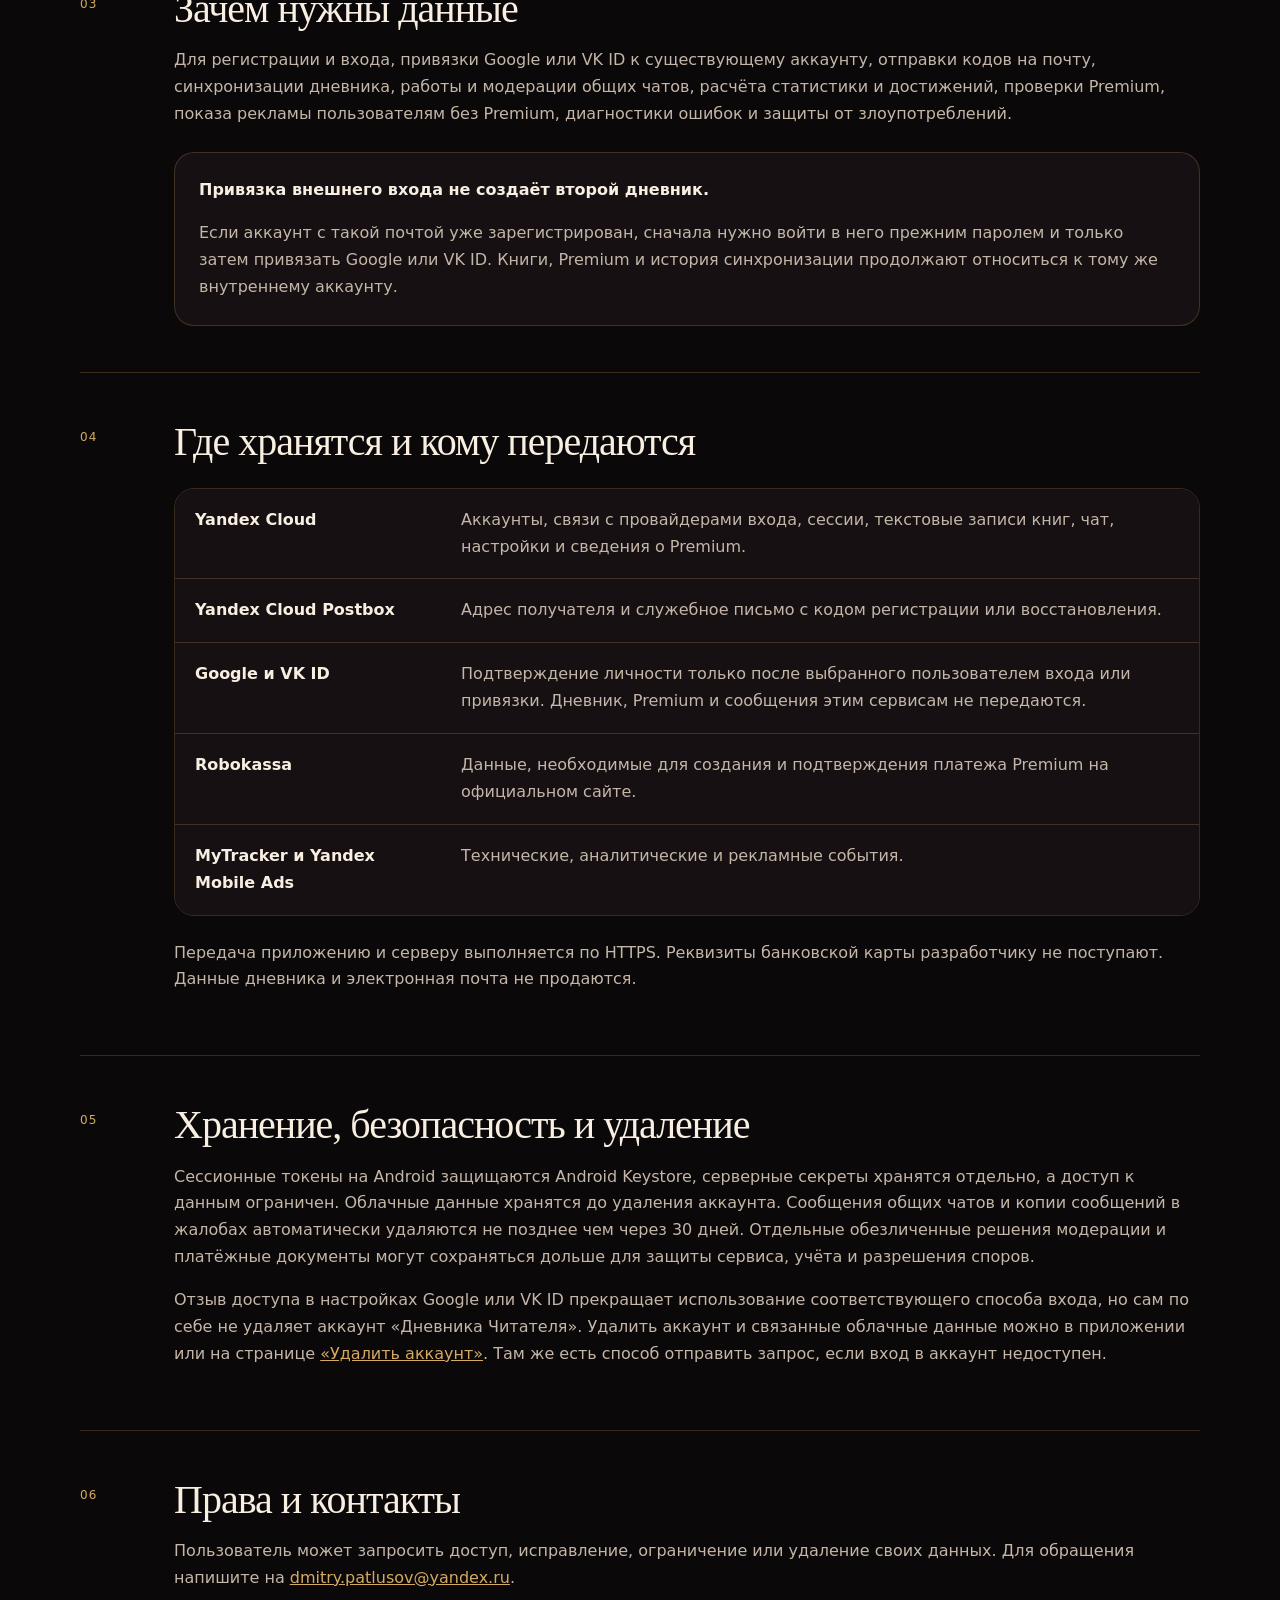
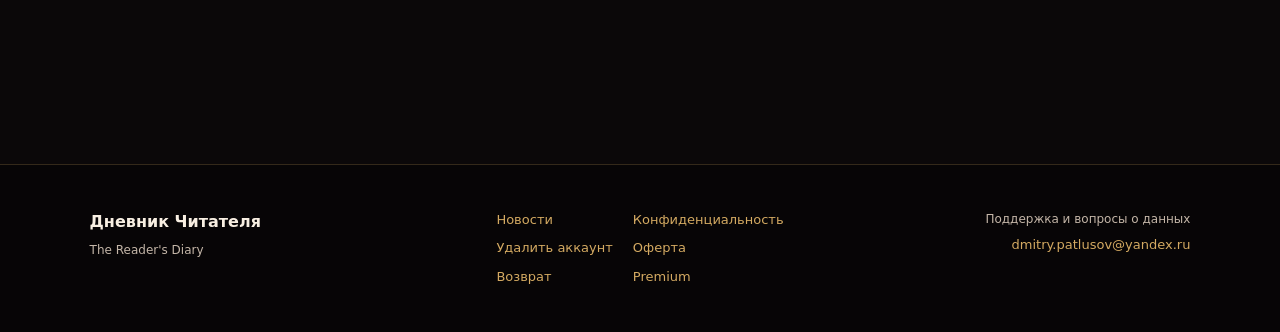
<file: privacy.html>
<!doctype html>
<html lang="ru">
<head>
  <meta charset="utf-8"/>
  <meta name="viewport" content="width=device-width,initial-scale=1"/>
  <title>Конфиденциальность — Дневник Читателя</title>
  <link rel="stylesheet" href="/styles.css"/>
</head>
<body>
  <header class="topbar">
    <a href="/" class="brand"><span class="brandMark">RD</span><span><b>Дневник Читателя</b><small>The Reader's Diary</small></span></a>
    <nav aria-label="Основная навигация"><a href="/">Главная</a><a href="/news.html">Новости</a><a href="/premium.html">Premium</a><a href="/offer.html">Оферта</a><a href="/refunds.html">Возврат</a><a href="/privacy.html" aria-current="page">Конфиденциальность</a><a href="/delete-account.html">Удалить аккаунт</a></nav>
  </header>
  <main>
    <section class="pageHero">
      <div><p class="eyebrow">Редакция от 15 сентября 2026 года</p><h1>Политика конфиденциальности</h1><p>Коротко и честно: какие данные использует приложение, зачем они нужны и кому могут передаваться.</p></div>
      <div class="pageHeroImage"><img src="/og.png" alt="Открытая книга в библиотеке"/></div>
    </section>
    <article class="document contentWidth">
      <section><span class="sectionNumber">01</span><div><h2>О приложении</h2><p>Политика относится к мобильному приложению «Дневник Читателя — The Reader's Diary» и официальному сайту приложения. Оператор и разработчик: Патлусов Дмитрий Михайлович. Аккаунт не обязателен для локального ведения дневника, но нужен для синхронизации, Premium-доступа, чата и восстановления записей.</p></div></section>
      <section><span class="sectionNumber">02</span><div><h2>Какие данные обрабатываются</h2><ul>
        <li><b>Аккаунт:</b> электронная почта, внутренний идентификатор, стойкий хеш пароля, коды подтверждения и сведения о сессиях. При добровольном входе через Google или VK ID также обрабатываются название провайдера, его устойчивый идентификатор и подтверждённая провайдером почта. Пароли Google и VK приложению не передаются, пароль приложения в открытом виде не хранится.</li>
        <li><b>Дневник:</b> названия и авторы книг, жанры, серии, формат, страницы, статусы и даты чтения, оценки, цитаты, герои, заметки и впечатления.</li>
        <li><b>Чат:</b> вымышленное имя, выбранный пол для его формирования, сообщения, жалобы, ограничения и решения модерации.</li>
        <li><b>Premium и платежи:</b> тариф, сумма, валюта, номер и статус заказа, даты начала и окончания доступа.</li>
        <li><b>Технические сведения:</b> версия приложения и Android, модель устройства, IP-адрес при обращении к серверу, события работы, ошибки, показы и клики рекламы.</li>
      </ul><aside><b>Обложки книг остаются только на вашем телефоне.</b><p>Они не загружаются в Yandex Cloud, не синхронизируются и не восстанавливаются на другом устройстве.</p></aside></div></section>
      <section><span class="sectionNumber">03</span><div><h2>Зачем нужны данные</h2><p>Для регистрации и входа, привязки Google или VK ID к существующему аккаунту, отправки кодов на почту, синхронизации дневника, работы и модерации общих чатов, расчёта статистики и достижений, проверки Premium, показа рекламы пользователям без Premium, диагностики ошибок и защиты от злоупотреблений.</p><aside><b>Привязка внешнего входа не создаёт второй дневник.</b><p>Если аккаунт с такой почтой уже зарегистрирован, сначала нужно войти в него прежним паролем и только затем привязать Google или VK ID. Книги, Premium и история синхронизации продолжают относиться к тому же внутреннему аккаунту.</p></aside></div></section>
      <section><span class="sectionNumber">04</span><div><h2>Где хранятся и кому передаются</h2><div class="table">
        <div><b>Yandex Cloud</b><span>Аккаунты, связи с провайдерами входа, сессии, текстовые записи книг, чат, настройки и сведения о Premium.</span></div>
        <div><b>Yandex Cloud Postbox</b><span>Адрес получателя и служебное письмо с кодом регистрации или восстановления.</span></div>
        <div><b>Google и VK ID</b><span>Подтверждение личности только после выбранного пользователем входа или привязки. Дневник, Premium и сообщения этим сервисам не передаются.</span></div>
        <div><b>Robokassa</b><span>Данные, необходимые для создания и подтверждения платежа Premium на официальном сайте.</span></div>
        <div><b>MyTracker и Yandex Mobile Ads</b><span>Технические, аналитические и рекламные события.</span></div>
      </div><p>Передача приложению и серверу выполняется по HTTPS. Реквизиты банковской карты разработчику не поступают. Данные дневника и электронная почта не продаются.</p></div></section>
      <section><span class="sectionNumber">05</span><div><h2>Хранение, безопасность и удаление</h2><p>Сессионные токены на Android защищаются Android Keystore, серверные секреты хранятся отдельно, а доступ к данным ограничен. Облачные данные хранятся до удаления аккаунта. Сообщения общих чатов и копии сообщений в жалобах автоматически удаляются не позднее чем через 30 дней. Отдельные обезличенные решения модерации и платёжные документы могут сохраняться дольше для защиты сервиса, учёта и разрешения споров.</p><p>Отзыв доступа в настройках Google или VK ID прекращает использование соответствующего способа входа, но сам по себе не удаляет аккаунт «Дневника Читателя». Удалить аккаунт и связанные облачные данные можно в приложении или на странице <a href="/delete-account.html">«Удалить аккаунт»</a>. Там же есть способ отправить запрос, если вход в аккаунт недоступен.</p></div></section>
      <section><span class="sectionNumber">06</span><div><h2>Права и контакты</h2><p>Пользователь может запросить доступ, исправление, ограничение или удаление своих данных. Для обращения напишите на <a href="mailto:dmitry.patlusov@yandex.ru">dmitry.patlusov@yandex.ru</a>.</p></div></section>
    </article>
  </main>
  <footer><div><b>Дневник Читателя</b><span>The Reader's Diary</span></div><div class="footerLinks"><a href="/news.html">Новости</a><a href="/privacy.html">Конфиденциальность</a><a href="/delete-account.html">Удалить аккаунт</a><a href="/offer.html">Оферта</a><a href="/refunds.html">Возврат</a><a href="/premium.html">Premium</a></div><div><span>Поддержка и вопросы о данных</span><a href="mailto:dmitry.patlusov@yandex.ru">dmitry.patlusov@yandex.ru</a></div></footer>
</body>
</html>
</file>
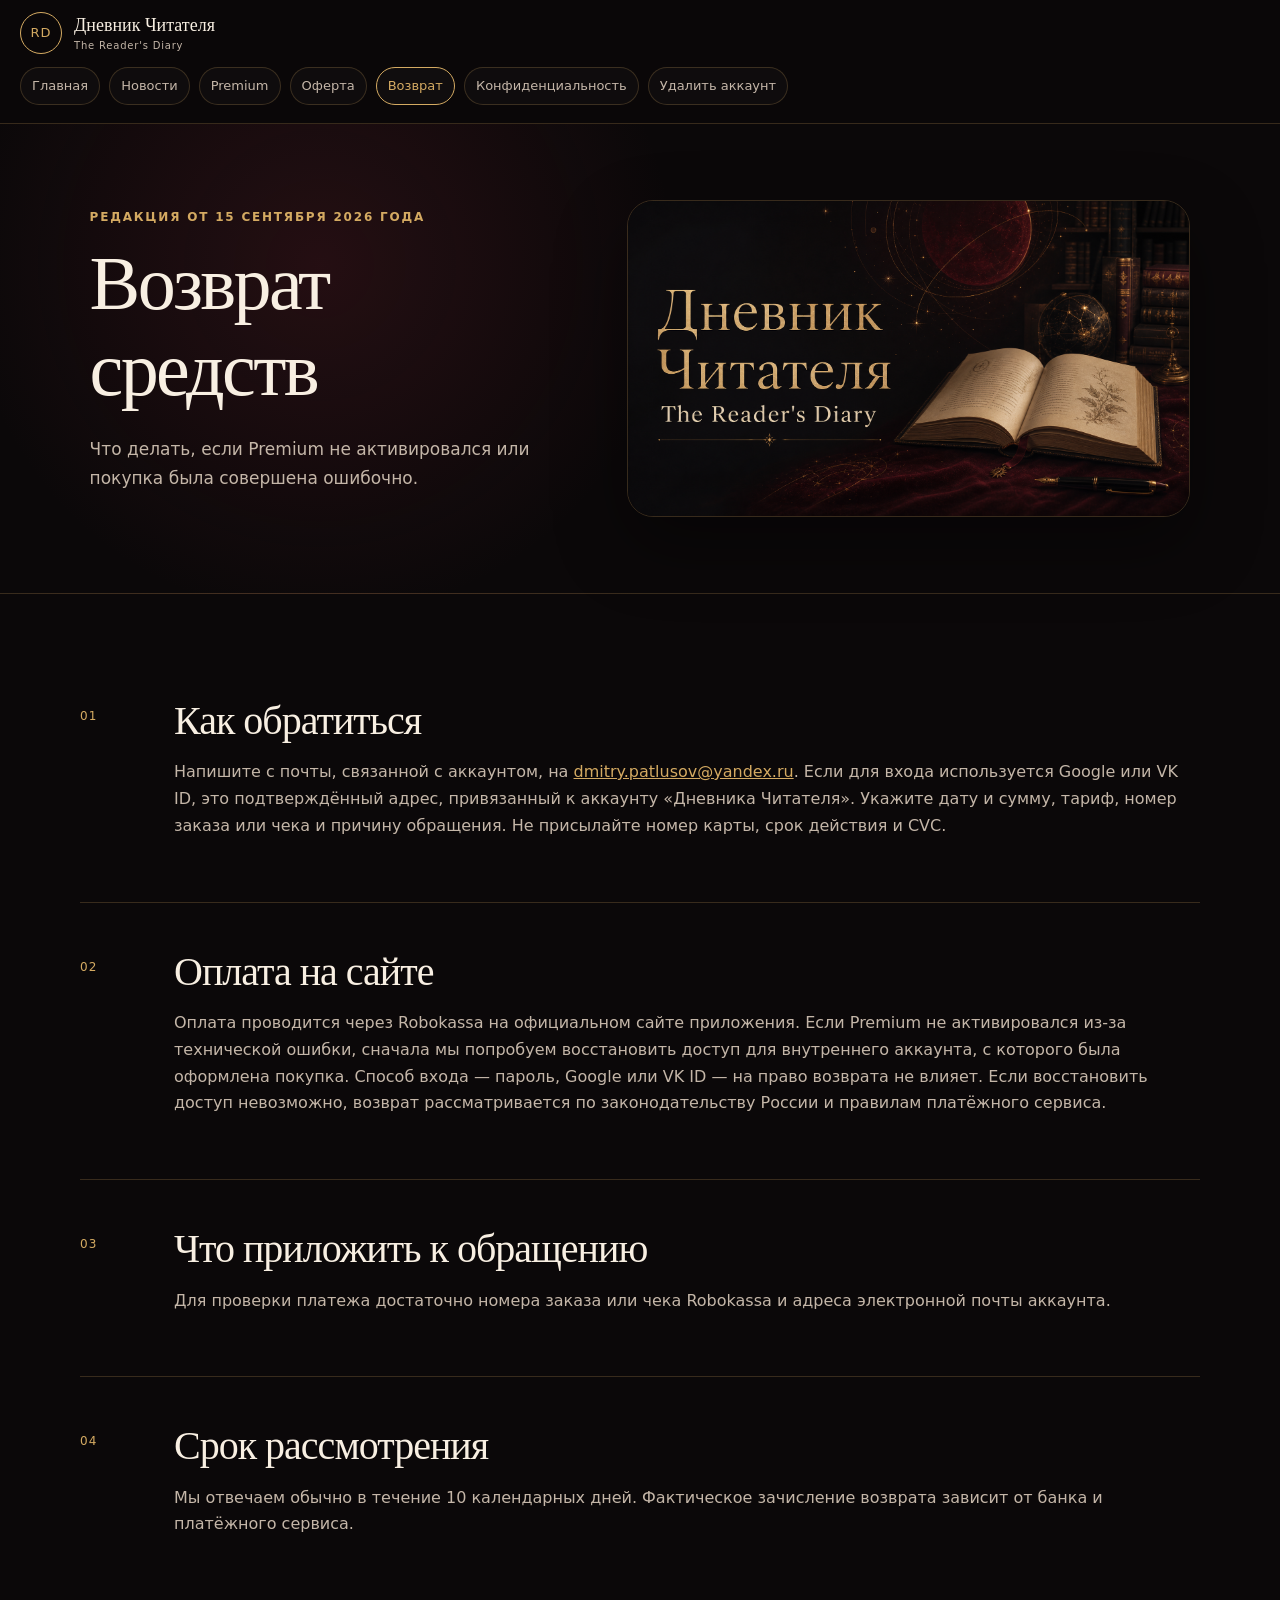
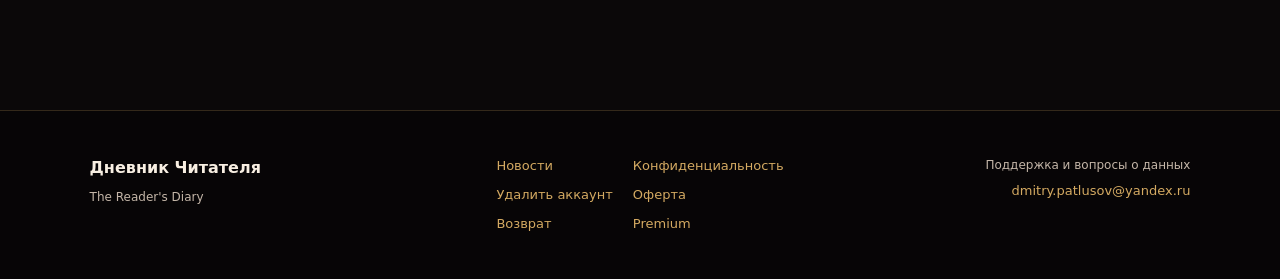
<file: refunds.html>
<!doctype html>
<html lang="ru">
<head>
  <meta charset="utf-8">
  <meta name="viewport" content="width=device-width,initial-scale=1">
  <title>Возврат средств — Дневник Читателя</title>
  <meta name="description" content="Порядок возврата средств за Premium-доступ Дневника Читателя.">
  <link rel="stylesheet" href="/styles.css">
</head>
<body>
  <header class="topbar"><a href="/" class="brand" aria-label="На главную"><span class="brandMark">RD</span><span><b>Дневник Читателя</b><small>The Reader's Diary</small></span></a><nav aria-label="Основная навигация"><a href="/">Главная</a><a href="/news.html">Новости</a><a href="/premium.html">Premium</a><a href="/offer.html">Оферта</a><a href="/refunds.html" aria-current="page">Возврат</a><a href="/privacy.html">Конфиденциальность</a><a href="/delete-account.html">Удалить аккаунт</a></nav></header>
  <main>
    <section class="pageHero"><div><p class="eyebrow">Редакция от 15 сентября 2026 года</p><h1>Возврат средств</h1><p>Что делать, если Premium не активировался или покупка была совершена ошибочно.</p></div><div class="pageHeroImage"><img src="/og.png" alt="Открытая книга в библиотеке"></div></section>
    <article class="document contentWidth">
      <section><span class="sectionNumber">01</span><div><h2>Как обратиться</h2><p>Напишите с почты, связанной с аккаунтом, на <a href="mailto:dmitry.patlusov@yandex.ru">dmitry.patlusov@yandex.ru</a>. Если для входа используется Google или VK ID, это подтверждённый адрес, привязанный к аккаунту «Дневника Читателя». Укажите дату и сумму, тариф, номер заказа или чека и причину обращения. Не присылайте номер карты, срок действия и CVC.</p></div></section>
      <section><span class="sectionNumber">02</span><div><h2>Оплата на сайте</h2><p>Оплата проводится через Robokassa на официальном сайте приложения. Если Premium не активировался из-за технической ошибки, сначала мы попробуем восстановить доступ для внутреннего аккаунта, с которого была оформлена покупка. Способ входа — пароль, Google или VK ID — на право возврата не влияет. Если восстановить доступ невозможно, возврат рассматривается по законодательству России и правилам платёжного сервиса.</p></div></section>
      <section><span class="sectionNumber">03</span><div><h2>Что приложить к обращению</h2><p>Для проверки платежа достаточно номера заказа или чека Robokassa и адреса электронной почты аккаунта.</p></div></section>
      <section><span class="sectionNumber">04</span><div><h2>Срок рассмотрения</h2><p>Мы отвечаем обычно в течение 10 календарных дней. Фактическое зачисление возврата зависит от банка и платёжного сервиса.</p></div></section>
    </article>
  </main>
  <footer><div><b>Дневник Читателя</b><span>The Reader's Diary</span></div><div class="footerLinks"><a href="/news.html">Новости</a><a href="/privacy.html">Конфиденциальность</a><a href="/delete-account.html">Удалить аккаунт</a><a href="/offer.html">Оферта</a><a href="/refunds.html">Возврат</a><a href="/premium.html">Premium</a></div><div><span>Поддержка и вопросы о данных</span><a href="mailto:dmitry.patlusov@yandex.ru">dmitry.patlusov@yandex.ru</a></div></footer>
</body>
</html>
</file>
<file: styles.css>
:root {
  --paper: #f4ecdf;
  --ink: #f8efe2;
  --muted: #c4b6a8;
  --night: #0b0809;
  --panel: #161012;
  --panel-2: #1d1416;
  --wine: #7e2634;
  --red: #bd3849;
  --gold: #d4aa62;
  --line: rgba(212, 170, 98, .22);
}

* { box-sizing: border-box; }
html { scroll-behavior: smooth; }
body {
  margin: 0;
  background: var(--night);
  color: var(--ink);
  font-family: Inter, ui-sans-serif, system-ui, -apple-system, "Segoe UI", sans-serif;
  line-height: 1.68;
}
a { color: inherit; }
img { display: block; max-width: 100%; }
.contentWidth { width: min(1120px, calc(100% - 40px)); margin-inline: auto; }

.topbar {
  position: sticky;
  top: 0;
  z-index: 20;
  display: flex;
  min-height: 76px;
  align-items: center;
  justify-content: space-between;
  gap: 28px;
  padding: 12px clamp(20px, 5vw, 72px);
  border-bottom: 1px solid var(--line);
  background: rgba(11, 8, 9, .92);
  backdrop-filter: blur(18px);
}
.brand { display: flex; align-items: center; gap: 12px; text-decoration: none; }
.brand > span:last-child { display: grid; line-height: 1.15; }
.brand b { font-family: Georgia, serif; font-size: 18px; font-weight: 500; }
.brand small { margin-top: 4px; color: var(--muted); font-size: 10px; letter-spacing: .08em; }
.brandMark {
  display: grid;
  width: 42px;
  height: 42px;
  flex: 0 0 42px;
  place-items: center;
  border: 1px solid var(--gold);
  border-radius: 50%;
  color: var(--gold);
  font-size: 13px;
  letter-spacing: .08em;
}
nav { display: flex; flex-wrap: wrap; justify-content: flex-end; gap: 22px; }
nav a { color: var(--muted); text-decoration: none; font-size: 13px; white-space: nowrap; }
nav a:hover, footer a:hover, .textLink:hover { color: var(--gold); }
nav a[aria-current="page"] { color: var(--ink); }

.homeHero { overflow: hidden; border-bottom: 1px solid var(--line); background: #090708; }
.homeHero img { width: 100%; max-height: 720px; object-fit: cover; }
.intro { padding: 92px 0 78px; text-align: center; }
.intro .lead { max-width: 780px; margin-inline: auto; }
.eyebrow { margin: 0 0 14px; color: var(--gold); font-size: 12px; font-weight: 800; letter-spacing: .15em; text-transform: uppercase; }
h1, h2, h3 { font-family: Georgia, "Times New Roman", serif; line-height: 1.13; }
h1 { margin: 0; font-size: clamp(44px, 6vw, 76px); font-weight: 500; letter-spacing: -.035em; }
h2 { margin: 0; font-size: clamp(34px, 4.5vw, 55px); font-weight: 500; letter-spacing: -.025em; }
h3 { margin: 0; font-size: 23px; font-weight: 500; }
.lead { margin-top: 24px; color: var(--muted); font-size: clamp(17px, 2vw, 20px); }
.buttonRow { display: flex; flex-wrap: wrap; justify-content: center; gap: 12px; margin-top: 30px; }
.primaryButton, .secondaryButton {
  display: inline-flex;
  min-height: 50px;
  align-items: center;
  justify-content: center;
  padding: 0 24px;
  border-radius: 999px;
  text-decoration: none;
  font-weight: 750;
}
.primaryButton { background: var(--red); color: white; }
.secondaryButton { border: 1px solid var(--line); background: rgba(255,255,255,.03); }
.vkCommunityButton {
  display: inline-flex;
  width: fit-content;
  min-height: 52px;
  align-items: center;
  justify-content: center;
  gap: 11px;
  padding: 0 24px 0 12px;
  border: 1px solid rgba(255,255,255,.16);
  border-radius: 14px;
  background: #0077ff;
  box-shadow: 0 12px 30px rgba(0,119,255,.2);
  color: #fff;
  font-weight: 800;
  text-decoration: none;
  transition: transform .18s ease, background .18s ease, box-shadow .18s ease;
}
.vkCommunityButton:hover { transform: translateY(-1px); background: #006bdc; box-shadow: 0 16px 34px rgba(0,119,255,.3); }
.vkCommunityButton img { width: 30px; height: 30px; flex: 0 0 30px; }
.vkCommunityButton.compact { min-height: 44px; padding-right: 18px; border-radius: 12px; font-size: 13px; }
.vkCommunityButton.compact img { width: 26px; height: 26px; flex-basis: 26px; }

.featureSection { padding: 72px 0 110px; }
.sectionHeading { max-width: 720px; margin-bottom: 38px; }
.featureGrid { display: grid; grid-template-columns: repeat(3, 1fr); gap: 14px; }
.featureCard {
  min-height: 245px;
  padding: 28px;
  border: 1px solid var(--line);
  border-radius: 24px;
  background: linear-gradient(145deg, var(--panel-2), var(--panel));
}
.featureCard > span { display: block; margin-bottom: 45px; color: var(--gold); font-size: 12px; }
.featureCard p { margin: 12px 0 0; color: var(--muted); font-size: 14px; }

.syncSection { display: grid; grid-template-columns: 1fr 1fr; align-items: center; gap: clamp(36px, 7vw, 86px); padding: 30px 0 110px; }
.syncSection p:not(.eyebrow) { color: var(--muted); font-size: 17px; }
.visualCrop { overflow: hidden; aspect-ratio: 4 / 3; border: 1px solid var(--line); border-radius: 28px; }
.visualCrop img { width: 100%; height: 100%; object-fit: contain; object-position: center; }
.textLink { color: var(--gold); font-weight: 700; text-decoration: none; }
.authStory { padding: 24px 0 110px; }
.authStoryPanel { overflow: hidden; display: grid; grid-template-columns: minmax(0, .9fr) minmax(0, 1.1fr); border: 1px solid var(--line); border-radius: 30px; background: linear-gradient(145deg, var(--panel-2), var(--panel)); }
.authStoryIntro { padding: clamp(32px, 5vw, 62px); background: radial-gradient(circle at 20% 15%, rgba(189,56,73,.23), transparent 48%); }
.authStoryIntro p:not(.eyebrow) { color: var(--muted); font-size: 17px; }
.authStorySteps { display: grid; gap: 1px; background: var(--line); }
.authStoryStep { display: grid; grid-template-columns: 42px minmax(0,1fr); align-content: center; gap: 16px; padding: 28px 34px; background: var(--panel); }
.authStoryStep > span { display: grid; width: 42px; height: 42px; place-items: center; border: 1px solid var(--gold); border-radius: 50%; color: var(--gold); font-size: 12px; }
.authStoryStep h3 { font-size: 20px; }
.authStoryStep p { margin: 5px 0 0; color: var(--muted); font-size: 14px; }
.authProviderBadges { display: flex; flex-wrap: wrap; gap: 10px; margin-top: 18px; }
.googleBadge { display: inline-flex; align-items: center; gap: 9px; padding: 10px 14px; border: 1px solid var(--line); border-radius: 12px; background: rgba(255,255,255,.04); font-weight: 750; }
.googleBadge span { display: grid; width: 25px; height: 25px; place-items: center; border-radius: 50%; background: #fff; color: #4285f4; font-weight: 900; }
.vkBadge { display: inline-flex; align-items: center; gap: 9px; padding: 10px 14px; border-radius: 12px; background: #0077ff; color: #fff; font-weight: 750; }
.vkBadge img { width: 25px; height: 25px; }
.storeSection { padding: 80px 0; border-block: 1px solid var(--line); background: radial-gradient(circle at 75% 50%, rgba(126,38,52,.25), transparent 35%), var(--panel); }
.storeSection p:not(.eyebrow) { max-width: 650px; color: var(--muted); font-size: 17px; }

.pageHero {
  display: grid;
  grid-template-columns: minmax(0, .9fr) minmax(360px, 1.1fr);
  min-height: 470px;
  align-items: center;
  gap: clamp(30px, 6vw, 90px);
  padding: 64px clamp(20px, 7vw, 110px);
  border-bottom: 1px solid var(--line);
  background: radial-gradient(circle at 25% 30%, rgba(126,38,52,.22), transparent 35%), var(--night);
}
.pageHero > div:first-child { max-width: 720px; }
.pageHero p:not(.eyebrow) { max-width: 640px; margin-top: 22px; color: var(--muted); font-size: 17px; }
.pageHeroImage { overflow: hidden; aspect-ratio: 16 / 9; border: 1px solid var(--line); border-radius: 26px; box-shadow: 0 28px 70px rgba(0,0,0,.4); }
.pageHeroImage img { width: 100%; height: 100%; object-fit: cover; object-position: 78% center; }

.document { padding: 58px 0 110px; }
.document > section {
  display: grid;
  grid-template-columns: 70px minmax(0, 1fr);
  gap: 24px;
  padding: 46px 0;
  border-bottom: 1px solid var(--line);
}
.document > section:last-child { border-bottom: 0; }
.sectionNumber { padding-top: 8px; color: var(--gold); font-size: 12px; letter-spacing: .1em; }
.document h2 { font-size: clamp(28px, 3.5vw, 40px); }
.document p, .document li { color: var(--muted); }
.document a { color: var(--gold); }
.document ul { display: grid; gap: 11px; padding-left: 22px; }
.document aside { margin-top: 24px; padding: 24px; border: 1px solid var(--line); border-radius: 20px; background: var(--panel); }
.document aside b { color: var(--ink); }
.document aside p:last-child, .document aside ol:last-child { margin-bottom: 0; }
.document .danger { border-color: rgba(189,56,73,.45); background: linear-gradient(145deg, rgba(126,38,52,.22), var(--panel)); }
.table { overflow: hidden; margin: 24px 0; border: 1px solid var(--line); border-radius: 20px; }
.table div { display: grid; grid-template-columns: minmax(180px, .34fr) 1fr; gap: 22px; padding: 18px 20px; border-bottom: 1px solid var(--line); background: var(--panel); }
.table div:last-child { border-bottom: 0; }
.table span { color: var(--muted); }
.tariffGrid { display: grid; grid-template-columns: repeat(3, 1fr); gap: 12px; margin: 24px 0; }
.tariffGrid div { padding: 20px; border: 1px solid var(--line); border-radius: 999px; background: var(--panel); text-align: center; }
.tariffGrid.featured div:first-child { border-color: var(--gold); color: var(--gold); }
.accountForm, .promoForm { display: grid; grid-template-columns: 1fr 1fr auto; gap: 12px; margin-top: 24px; align-items: end; }
.accountForm label, .promoForm label { display: grid; gap: 7px; color: var(--muted); font-size: 13px; }
.accountForm input, .promoForm input { min-width: 0; height: 50px; border: 1px solid var(--line); border-radius: 12px; padding: 0 14px; background: var(--panel); color: var(--ink); font: inherit; }
.accountForm .primaryButton, .promoForm .primaryButton { border: 0; cursor: pointer; }
.accountPanel { display: grid; grid-template-columns: auto minmax(0, 1fr) auto; align-items: center; gap: 16px; margin-top: 24px; padding: 18px 20px; border: 1px solid var(--line); border-radius: 20px; background: var(--panel); }
.accountPanel[hidden] { display: none; }
.accountPanel > div { display: grid; min-width: 0; gap: 3px; }
.accountPanel b { overflow: hidden; text-overflow: ellipsis; white-space: nowrap; }
.accountPanel span:not(.accountIcon) { color: var(--muted); font-size: 13px; }
.accountPanel span.isError { color: #ef8996; }
.accountIcon { display: grid; width: 48px; height: 48px; place-items: center; border: 1px solid var(--gold); border-radius: 50%; background: rgba(212,170,98,.08); font-size: 23px; }
.accountPanel .secondaryButton { border: 1px solid var(--line); color: var(--ink); cursor: pointer; font: inherit; }
.deleteAccountForm { display: grid; max-width: 680px; gap: 14px; margin-top: 24px; }
.deleteAccountForm label { display: grid; gap: 7px; color: var(--muted); font-size: 13px; }
.deleteAccountForm input { min-width: 0; height: 50px; border: 1px solid var(--line); border-radius: 12px; padding: 0 14px; background: var(--panel); color: var(--ink); font: inherit; }
.dangerButton { min-height: 50px; border: 0; border-radius: 999px; padding: 0 24px; background: var(--red); color: white; cursor: pointer; font: inherit; font-weight: 750; }
.dangerButton:disabled { cursor: wait; opacity: .65; }
.paymentState { min-height: 28px; margin-top: 18px; color: var(--gold); font-size: 14px; }
.paymentState.isError { color: #ef8996; }
.tariffCards .tariffCard { display: grid; gap: 12px; padding: 22px; border: 1px solid var(--line); border-radius: 22px; background: var(--panel); text-align: center; }
.tariffCard h3 { font-size: 22px; }
.tariffCard p { margin: 0; color: var(--gold); font-weight: 750; }
.tariffCard.featured { border-color: var(--gold); }
.tariffCard.selectedByApp { border-color: var(--red); box-shadow: 0 0 0 2px rgba(211, 55, 76, .22); }
.tariffCard .primaryButton { width: 100%; border: 0; cursor: pointer; font: inherit; }
.tariffCard button:disabled { cursor: wait; opacity: .65; }
.socialAuthPanel { display: grid; gap: 12px; margin-top: 16px; max-width: 420px; }
.socialAuthPanel[hidden] { display: none; }
.authDivider { display: flex; align-items: center; gap: 12px; color: var(--muted); font-size: 13px; }
.authDivider::before, .authDivider::after { content: ""; height: 1px; flex: 1; background: rgba(83, 65, 49, .16); }
.googleAuthButton { min-height: 44px; }
.vkAuthButton { width: 100%; min-height: 44px; display: flex; justify-content: center; align-items: center; gap: 10px; border: 0; border-radius: 10px; padding: 10px 16px; background: #0077ff; color: #fff; font: inherit; font-weight: 700; cursor: pointer; }
.vkAuthButton[hidden] { display: none; }
.vkAuthButton:hover { background: #0069df; }
.vkAuthButton:disabled { cursor: wait; opacity: .65; }
.vkAuthMark { display: inline-grid; place-items: center; width: 28px; height: 28px; border-radius: 8px; background: #fff; color: #0077ff; font-size: 12px; font-weight: 900; }
.socialAuthHint { margin: 0; color: var(--muted); font-size: 12px; line-height: 1.45; }
.appAuthPage { min-height: 100vh; display: grid; place-items: center; padding: 24px; }
.appAuthCard { width: min(100%, 440px); display: grid; justify-items: center; gap: 18px; padding: 34px 28px; border: 1px solid rgba(83, 65, 49, .16); border-radius: 24px; background: var(--paper); box-shadow: 0 18px 50px rgba(52, 40, 30, .12); color: #332820; text-align: center; }
.appAuthCard h1, .appAuthCard p { margin: 0; color: #332820; }
.appAuthCard #appAuthLead { color: #6e5d50; }
.appAuthCard .paymentState { color: #8a5a12; }
.appAuthCard .paymentState.isError { color: #a52d3d; }
.appAuthCard .secondaryButton { width: 100%; border-color: rgba(83, 65, 49, .24); color: #332820; text-align: center; }
.vkNews { padding: 28px; border: 1px solid var(--line); border-radius: 22px; background: var(--panel); display: grid; gap: 18px; }
.releaseSpotlight { display: grid; grid-template-columns: auto minmax(0,1fr); gap: 24px; padding: 30px; border: 1px solid var(--line); border-radius: 24px; background: linear-gradient(135deg, rgba(126,38,52,.24), var(--panel)); }
.releaseBadge { display: grid; width: 94px; height: 94px; place-items: center; border: 1px solid var(--gold); border-radius: 24px; color: var(--gold); font-family: Georgia, serif; font-size: 24px; }
.releaseSpotlight h3 { margin-bottom: 9px; }
.releaseSpotlight p { margin: 0; color: var(--muted); }
.vkCommunityFrame { width: 100%; max-width: 700px; height: 420px; border: 0; }
.newsFeed { display: grid; gap: 22px; }
.newsCard { overflow: hidden; display: grid; grid-template-columns: minmax(280px, .85fr) minmax(0, 1.15fr); border: 1px solid var(--line); border-radius: 26px; background: var(--panel); }
.newsCardBody, .newsArchiveBody { display: grid; align-content: start; gap: 12px; padding: 28px; }
.newsCardBody h3, .newsArchiveBody h3 { font-size: clamp(24px, 3vw, 36px); }
.newsCardBody p, .newsArchiveBody p { margin: 0; color: var(--muted); white-space: pre-line; }
.newsCard time, .newsArchiveItem time { color: var(--gold); font-size: 12px; }
.newsImage, .newsVideo { width: 100%; height: 100%; min-height: 320px; border: 0; background: #070506; object-fit: cover; }
.newsArchive { display: grid; gap: 10px; }
.newsArchiveItem { overflow: hidden; border: 1px solid var(--line); border-radius: 18px; background: var(--panel); }
.newsArchiveItem summary { padding: 18px 22px; cursor: pointer; color: var(--ink); font-family: Georgia, serif; font-size: 19px; }
.newsArchiveItem[open] summary { border-bottom: 1px solid var(--line); color: var(--gold); }

footer {
  display: grid;
  grid-template-columns: 1fr auto 1fr;
  align-items: start;
  gap: 36px;
  padding: 44px clamp(20px, 7vw, 110px);
  border-top: 1px solid var(--line);
  background: #070506;
}
footer > div { display: grid; gap: 5px; }
footer > div:last-child { justify-self: end; text-align: right; }
footer span { color: var(--muted); font-size: 12px; }
footer a { color: var(--gold); text-decoration: none; font-size: 13px; }
.footerLinks { grid-template-columns: repeat(2, auto); gap: 7px 20px; }

@media (max-width: 1500px) {
  .topbar { flex-wrap: wrap; gap: 10px; padding-inline: 20px; }
  .topbar nav { width: 100%; flex-wrap: nowrap; justify-content: flex-start; gap: 9px; overflow-x: auto; padding: 3px 0 6px; scrollbar-width: thin; }
  .topbar nav a { padding: 7px 11px; border: 1px solid var(--line); border-radius: 999px; background: rgba(255,255,255,.025); }
  .topbar nav a[aria-current="page"] { border-color: var(--gold); color: var(--gold); }
}

@media (max-width: 850px) {
  .homeHero img { min-height: 0; max-height: none; object-fit: contain; object-position: center; }
  .featureGrid { grid-template-columns: repeat(2, 1fr); }
  .syncSection, .pageHero, .authStoryPanel { grid-template-columns: 1fr; }
  .newsCard { grid-template-columns: 1fr; }
  .pageHero { min-height: auto; padding-block: 56px; }
  .pageHeroImage { order: -1; }
  .tariffGrid { grid-template-columns: repeat(2, 1fr); }
  .accountForm, .promoForm { grid-template-columns: 1fr 1fr; }
  .accountForm .primaryButton, .promoForm .primaryButton { grid-column: 1 / -1; }
  footer { grid-template-columns: 1fr; }
  footer > div:last-child { justify-self: start; text-align: left; }
}

@media (max-width: 560px) {
  .brand small { display: none; }
  .homeHero img { min-height: 0; object-position: center; }
  .intro { padding-top: 64px; }
  .featureGrid { grid-template-columns: 1fr; }
  .featureCard { min-height: 205px; }
  .document > section { grid-template-columns: 1fr; gap: 6px; padding: 38px 0; }
  .table div { grid-template-columns: 1fr; gap: 5px; }
  .tariffGrid { grid-template-columns: 1fr; }
  .accountForm, .promoForm { grid-template-columns: 1fr; }
  .accountPanel { grid-template-columns: auto minmax(0, 1fr); }
  .accountPanel .secondaryButton { grid-column: 1 / -1; width: 100%; }
  .buttonRow { align-items: stretch; flex-direction: column; }
  .pageHero { padding-inline: 20px; }
  .pageHeroImage { border-radius: 18px; }
  .releaseSpotlight { grid-template-columns: 1fr; }
  .releaseBadge { width: 76px; height: 76px; border-radius: 20px; font-size: 20px; }
  .vkCommunityButton { width: 100%; }
}

@media (prefers-reduced-motion: reduce) { html { scroll-behavior: auto; } }
</file>
